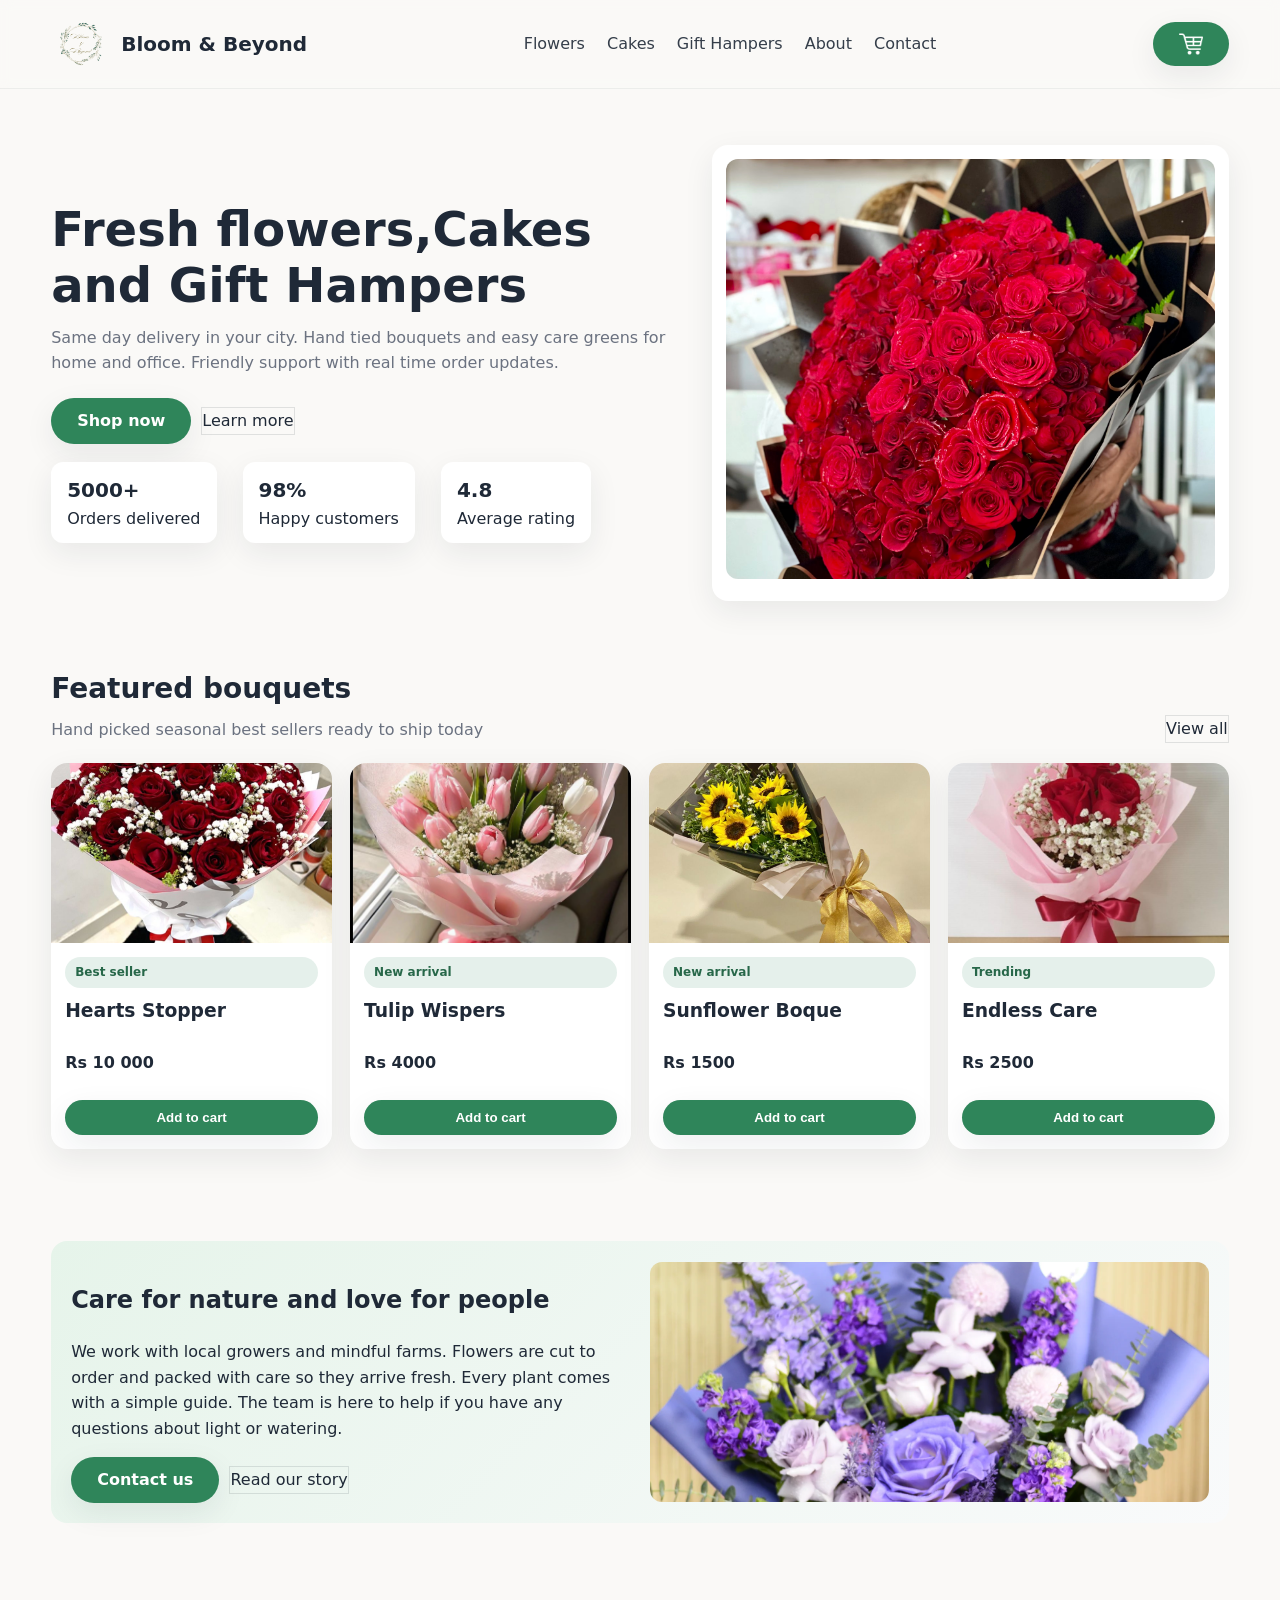
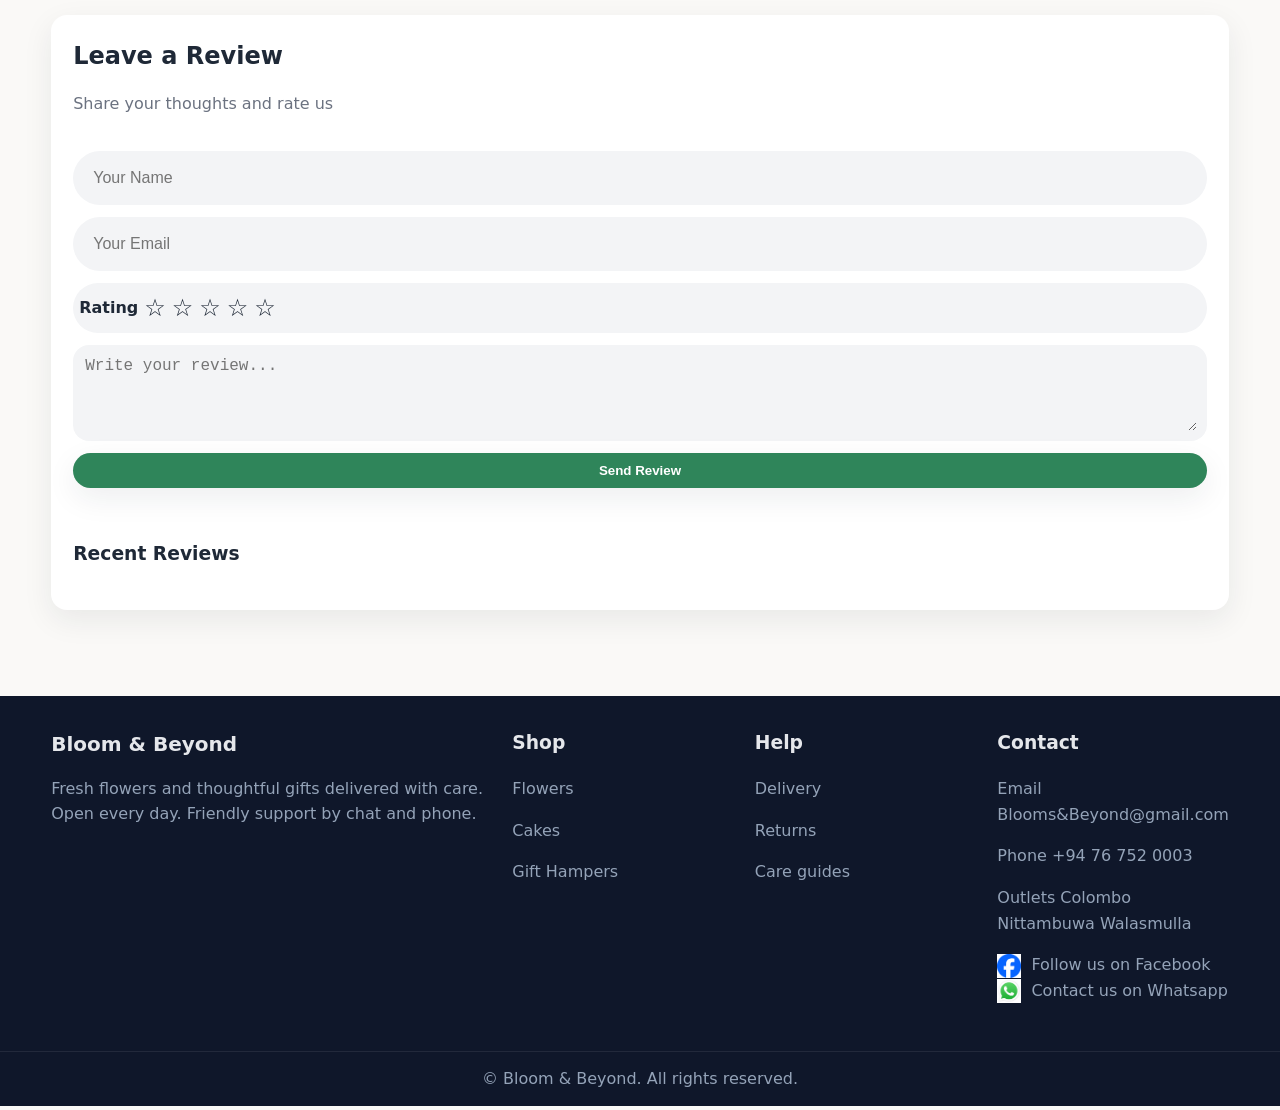
<file: index.html>
<!DOCTYPE html>
<html lang="en">
  <head>
    <meta charset="utf-8" />
    <meta name="viewport" content="width=device-width, initial-scale=1" />
    <title>Bloom & Beyond</title>
    <meta name="description" content="Flora Store main page with featured bouquets and indoor plants" />

    <link rel="stylesheet" href="index.css" />

  
  </head>
  <body>
   <header>
  <div class="container nav">
    <a class="brand" href="#">
      <img src="Images/Beige Elegant and Beauty Flower Store Logo.png" alt="New Logo" style="width: 60px; height: 60px; border-radius:50%" />
      <span>Bloom & Beyond</span>
    </a>
    <nav aria-label="Main Navigation">
      <ul>
        <li><a href="Flowers.html">Flowers</a></li>
        <li><a href="Cakes.html">Cakes</a></li>
        <li><a href="GiftHampers.html">Gift Hampers</a></li>
        <li><a href="AboutUs.html">About</a></li>
        <li><a href="Contact.html">Contact</a></li>
      </ul>
    </nav>
      <div class="actions">
    <a href="Cart.html" class="btn" id="cartBtn" aria-label="Open Cart" style="display:inline-flex;align-items:center;gap:8px">
    <img src="Images/shopping-cart-white-icon.png" alt="Cart" style="width:24px; height:24px;">
    </a>
   </div>
  
</header>


    <!-- Hero -->
    <div class="container hero">
      <div>
        <h1>Fresh flowers,Cakes and Gift Hampers</Canvas></h1>
        <p class="lead">Same day delivery in your city. Hand tied bouquets and easy care greens for home and office. Friendly support with real time order updates.</p>
        <div class="actions">
          <a class="btn" href="Flowers.html">Shop now</a>
          <a class="btn-ghost" href="AboutUs.html">Learn more</a>
        </div>
        <div class="stats">
          <div class="stat"><b>5000+</b><div>Orders delivered</div></div>
          <div class="stat"><b>98%</b><div>Happy customers</div></div>
          <div class="stat"><b>4.8</b><div>Average rating</div></div>
        </div>
      </div>
      <div class="hero-card">
        <img src="Images/Huge Red.avif" alt="Bright mixed bouquet in a glass vase" />
      </div>
    </div>

    <!-- Featured products -->
    <section id="featured" class="container">
      <div class="section-head">
        <div>
          <h2>Featured bouquets </h2>
          <p>Hand picked seasonal best sellers ready to ship today</p>
        </div>
        <a class="btn-ghost" href="Flowers.html">View all</a>
      </div>
      <div class="grid">
        <!-- Product 1 -->
        <article class="card" aria-label="Hearts Stopper">
          <img src="Images/Hearts Stopper.jpg" alt="Hearts Stopper" />
          <div class="body">
            <div class="pill">Best seller</div>
            <h3 style="margin:0">Hearts Stopper</h3>
            <p class="price">Rs 10 000</p>
            <button class="btn add-to-cart" data-name="Hearts Stopper" data-price="Rs 10 000">Add to cart</button>
          </div>
        </article>
        <!-- Product 2 -->
        <article class="card" aria-label="Tulip Wispers">
          <img src="Images/Tulip Wispers.jpg" alt="Tulip Wispers" />
          <div class="body">
            <div class="pill">New arrival</div>
            <h3 style="margin:0">Tulip Wispers</h3>
            <p class="price">Rs 4000</p>
            <button class="btn add-to-cart" data-name="Tulip Wispers" data-price="Rs 4000">Add to cart</button>
          </div>
        </article>
        <!-- Product 3 -->
        <article class="card" aria-label="Sunflower Boque">
          <img src="Images/Sunflower Boque.jpg" alt="Sunflower Boque" />
          <div class="body">
            <div class="pill">New arrival</div>
            <h3 style="margin:0">Sunflower Boque</h3>
            <p class="price">Rs 1500</p>
            <button class="btn add-to-cart" data-name="Sunflower Boque" data-price="Rs 1500">Add to cart</button>
          </div>
        </article>
        <!-- Product 4 -->
        <article class="card" aria-label="Endless Care">
          <img src="Images/Endless Care.jpg" alt="Endless Care" />
          <div class="body">
            <div class="pill">Trending</div>
            <h3 style="margin:0">Endless Care</h3>
            <p class="price">Rs 2500</p>
            <button class="btn add-to-cart" data-name="Endless Care" data-price="Rs 2500">Add to cart</button>
          </div>
        </article>
      </div>
    </section>

    <!-- About -->
    <section id="about" class="container">
      <div class="banner">
        <div>
          <h2>Care for nature and love for people</h2>
          <p>We work with local growers and mindful farms. Flowers are cut to order and packed with care so they arrive fresh. Every plant comes with a simple guide. The team is here to help if you have any questions about light or watering.</p>
          <div class="actions">
            <a class="btn" href="Contact.html">Contact us</a>
            <a class="btn-ghost" href="AboutUs.html">Read our story</a>
          </div>
        </div>
        <img src="Images/Purple Love.webp" alt="Florist arranging flowers at a wooden table" />
      </div>
    </section>

<!-- Review Form -->
<section class="container">
  <div class="newsletter" aria-label="Review form">
    <h2 style="margin:0 0 4px">Leave a Review</h2>
    <p class="lead">Share your thoughts and rate us</p>

    <form id="reviewForm" style="display:grid; gap:12px">
      <div class="field">
        <input id="name" type="text" placeholder="Your Name" aria-label="Name" required />
      </div>
      <div class="field">
        <input id="email" type="email" placeholder="Your Email" aria-label="Email" required />
      </div>
      <div class="field" style="display:flex; gap:6px; align-items:center;">
        <label for="rating" style="font-weight:600">Rating</label>
        <div id="starContainer" style="display:flex; gap:6px; cursor:pointer;">
          ★★★★★
        </div>
      </div>
      <div class="field" style="border-radius: var(--radius); padding: 10px; background:#f3f4f6">
        <textarea id="message" placeholder="Write your review..." aria-label="Review message" rows="4" style="width:100%; border:0; background:transparent; outline:none; font-size:16px" required></textarea>
      </div>
      <button class="btn" type="submit">Send Review</button>
    </form>

    <p id="reviewMsg" class="lead" style="display:none; color:var(--brand)">Thank you for your review</p>

    <!-- Display last 3 reviews -->
    <div id="reviewList" style="margin-top:20px; display:grid; gap:14px"></div>
  </div>
</section>

<script>
  const form = document.getElementById("reviewForm");
  const msg = document.getElementById("reviewMsg");
  const reviewList = document.getElementById("reviewList");
  const starContainer = document.getElementById("starContainer");

  let selectedRating = 0;

  // Create stars dynamically
  starContainer.innerHTML = "";
  for (let i = 1; i <= 5; i++) {
    const star = document.createElement("span");
    star.textContent = "☆";
    star.style.fontSize = "24px";
    star.dataset.value = i;
    star.addEventListener("click", () => {
      selectedRating = i;
      updateStars();
    });
    starContainer.appendChild(star);
  }

  function updateStars() {
    [...starContainer.children].forEach(star => {
      star.textContent = star.dataset.value <= selectedRating ? "★" : "☆";
      star.style.color = star.dataset.value <= selectedRating ? "#fbbf24" : "#9ca3af";
    });
  }

  function getReviews() {
    return JSON.parse(localStorage.getItem("reviews") || "[]");
  }

  function setReviews(list) {
    localStorage.setItem("reviews", JSON.stringify(list));
  }

  function renderReviews() {
    let reviews = getReviews();
    reviewList.innerHTML = "<h3>Recent Reviews</h3>";
    reviews.slice(-3).reverse().forEach(rv => {
      const card = document.createElement("div");
      card.style.background = "#fff";
      card.style.padding = "14px";
      card.style.borderRadius = "12px";
      card.style.boxShadow = "var(--shadow)";

      let stars = "★".repeat(rv.rating) + "☆".repeat(5 - rv.rating);

      card.innerHTML = `
        <div style="color:#fbbf24; font-size:18px">${stars}</div>
        <strong>${rv.name}</strong> <span style="color:var(--muted)">(${rv.email})</span><br>
        ${rv.message}
      `;
      reviewList.appendChild(card);
    });
  }

  form.addEventListener("submit", function(e) {
    e.preventDefault();
    if (selectedRating === 0) {
      alert("Please select a star rating");
      return;
    }
    let reviews = getReviews();
    reviews.push({
      name: document.getElementById("name").value,
      email: document.getElementById("email").value,
      message: document.getElementById("message").value,
      rating: selectedRating
    });
    setReviews(reviews);
    msg.style.display = "block";
    form.reset();
    selectedRating = 0;
    updateStars();
    renderReviews();
  });

  renderReviews();
</script>



    <!-- Footer -->
    <footer id="contact">
      <div class="container foot">
        <div>
          <div class="brand" style="margin-bottom:10px">
            <span>Bloom & Beyond</span>
          </div>
          <p>Fresh flowers and thoughtful gifts delivered with care. Open every day. Friendly support by chat and phone.</p>
        </div>
        <div>
          <h3>Shop</h3>
          <p><a href="Flowers.html">Flowers</a></p>
          <p><a href="Cakes.html">Cakes</a></p>
          <p><a href="GiftHampers.html">Gift Hampers</a></p>
        </div>
        <div>
          <h3>Help</h3>
          <p><a href="#">Delivery</a></p>
          <p><a href="#">Returns</a></p>
          <p><a href="#">Care guides</a></p>
        </div>
        <div>
          <h3>Contact</h3>
          <p>Email Blooms&Beyond@gmail.com</p>
          <p>Phone +94 76 752 0003</p>
          <p>Outlets Colombo Nittambuwa Walasmulla</p>
           <p>
    <a href="https://www.facebook.com/share/1Cey5RAaYL/?mibextid=wwXIfr" target="_blank" aria-label="Facebook">
      <img src="Images/facebook-icon.png" alt="Facebook" style="width:24px; height:24px; vertical-align:middle; margin-right:5px;">
      Follow us on Facebook
    </a>
    <a href="https://wa.me/+94767520003" target="_blank" aria-label="Whatsapp">
      <img src="Images/Whatsapp logo.jpeg" alt="Facebook" style="width:24px; height:24px; vertical-align:middle; margin-right:5px;">
      Contact us on Whatsapp
    </a>

  </p>
        </div>
      </div>
     
</div>
      <div class="copyright">
        © <span id="year"></span> Bloom & Beyond. All rights reserved.
      </div>
    </footer>

    <script>
      // Simple cart demo
      const cart = [];
      function cleanPrice(p) {
        if (typeof p === 'number') return p;
        if (!p) return 0;
        const cleaned = String(p).replace(/[^0-9.]/g, '');
        return cleaned ? Number(cleaned) : 0;
      }

      function renderCart() {
        alert(cart.length ? cart.map(i => `${i.name} x${i.qty} Rs ${i.price}`).join('\n') : 'Your cart is empty');
      }
      document.querySelectorAll('.add-to-cart').forEach(btn => {
        btn.addEventListener('click', () => {
          const name = btn.dataset.name;
          const price = cleanPrice(btn.dataset.price);
          const item = cart.find(i => i.name === name);
          if (item) { item.qty += 1; } else { cart.push({ name, price, qty: 1 }); }
          btn.textContent = 'Added';
          setTimeout(() => btn.textContent = 'Add to cart', 1000);
        });
      });
      document.getElementById('cartBtn').addEventListener('click', renderCart);

      // Fake search
      document.getElementById('searchBtn').addEventListener('click', () => {
        const q = prompt('Type a flower or plant');
        if (q) alert(`Showing results for ${q}`);
      });

      // Newsletter
      document.getElementById('subscribeBtn').addEventListener('click', () => {
        const email = document.getElementById('email').value.trim();
        const msg = document.getElementById('subMsg');
        if (/^[^\s@]+@[^\s@]+\.[^\s@]+$/.test(email)) {
          msg.style.display = 'block';
        } else {
          alert('Please enter a valid email');
        }
      });

      // Year
      document.getElementById('year').textContent = new Date().getFullYear();
    </script>
  </body>
</html>
</file>
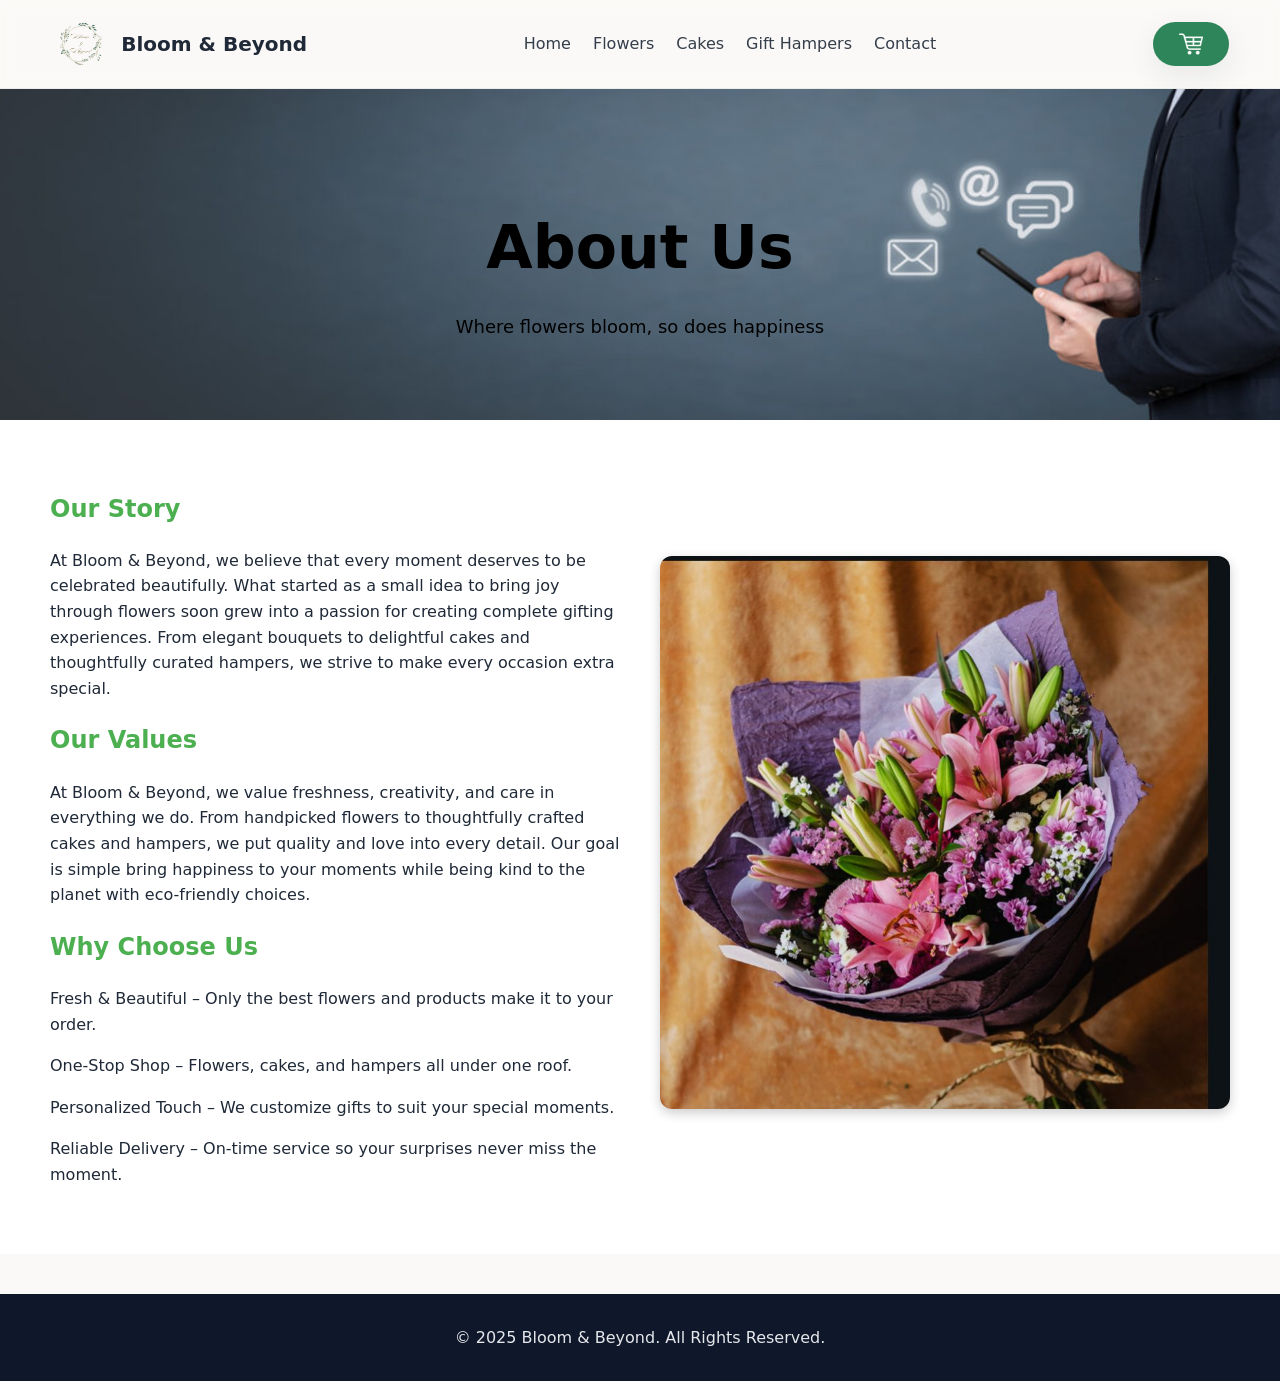
<file: AboutUs.html>
<!DOCTYPE html>
<html lang="en">
  <head>
    <meta charset="utf-8" />
    <meta name="viewport" content="width=device-width, initial-scale=1" />
    <title>Bloom & Beyond</title>
    <link rel="stylesheet" href="AboutUs.css"/>
    <link rel="stylesheet" href="index.css"/>
  </head>
  <body>
    <!-- Header -->
    <header>
  <div class="container nav">
    <a class="brand" href="#">
      <img src="Images/Beige Elegant and Beauty Flower Store Logo.png" alt="New Logo" class="logo" />
      <span>Bloom & Beyond</span>
    </a>
    <nav aria-label="Main Navigation">
      <ul>
        <li><a href="index.html">Home</a></li>
        <li><a href="Flowers.html">Flowers</a></li>
        <li><a href="Cakes.html">Cakes</a></li>
        <li><a href="GiftHampers.html">Gift Hampers</a></li>
        <li><a href="Contact.html">Contact</a></li>
      </ul>
    </nav>
      <div class="actions">
    <a href="Cart.html" class="btn" id="cartBtn" aria-label="Open Cart" style="display:inline-flex;align-items:center;gap:8px">
    <img src="Images/shopping-cart-white-icon.png" alt="Cart" style="width:24px; height:24px;">
    </a>
</header>

  <section class="about-banner">
    <h1>About Us</h1>
    <p>Where flowers bloom, so does happiness</p>
  </section>

  <section class="about-content">
    <div class="about-text">
      <h2>Our Story</h2>
      <p>
        At Bloom & Beyond, we believe that every moment deserves to be celebrated beautifully. 
        What started as a small idea to bring joy through flowers soon grew into a passion for creating complete gifting experiences. 
        From elegant bouquets to delightful cakes and thoughtfully curated hampers, we strive to make every occasion extra special.
      </p>

      <h2>Our Values</h2>
      <p>
        At Bloom & Beyond, we value freshness, creativity, and care in everything we do. 
        From handpicked flowers to thoughtfully crafted cakes and hampers, we put quality and love into every detail. 
        Our goal is simple bring happiness to your moments while being kind to the planet with eco-friendly choices.
      </p>

      <h2>Why Choose Us</h2>
      <p>
         Fresh & Beautiful – Only the best flowers and products make it to your order.</p>
      <p>One-Stop Shop – Flowers, cakes, and hampers all under one roof.</p>
      <p>Personalized Touch – We customize gifts to suit your special moments.</p>
      <p>Reliable Delivery – On-time service so your surprises never miss the moment.</p>
      </p>
    </div>
    <div class="about-image">
      <img src="Images/Lavander Skies.jpg" alt="Beautiful flower arrangement">
    </div>
  </section>

  <footer>
    <p>&copy; 2025 Bloom & Beyond. All Rights Reserved.</p>
  </footer>
</body>
</html>
</file>
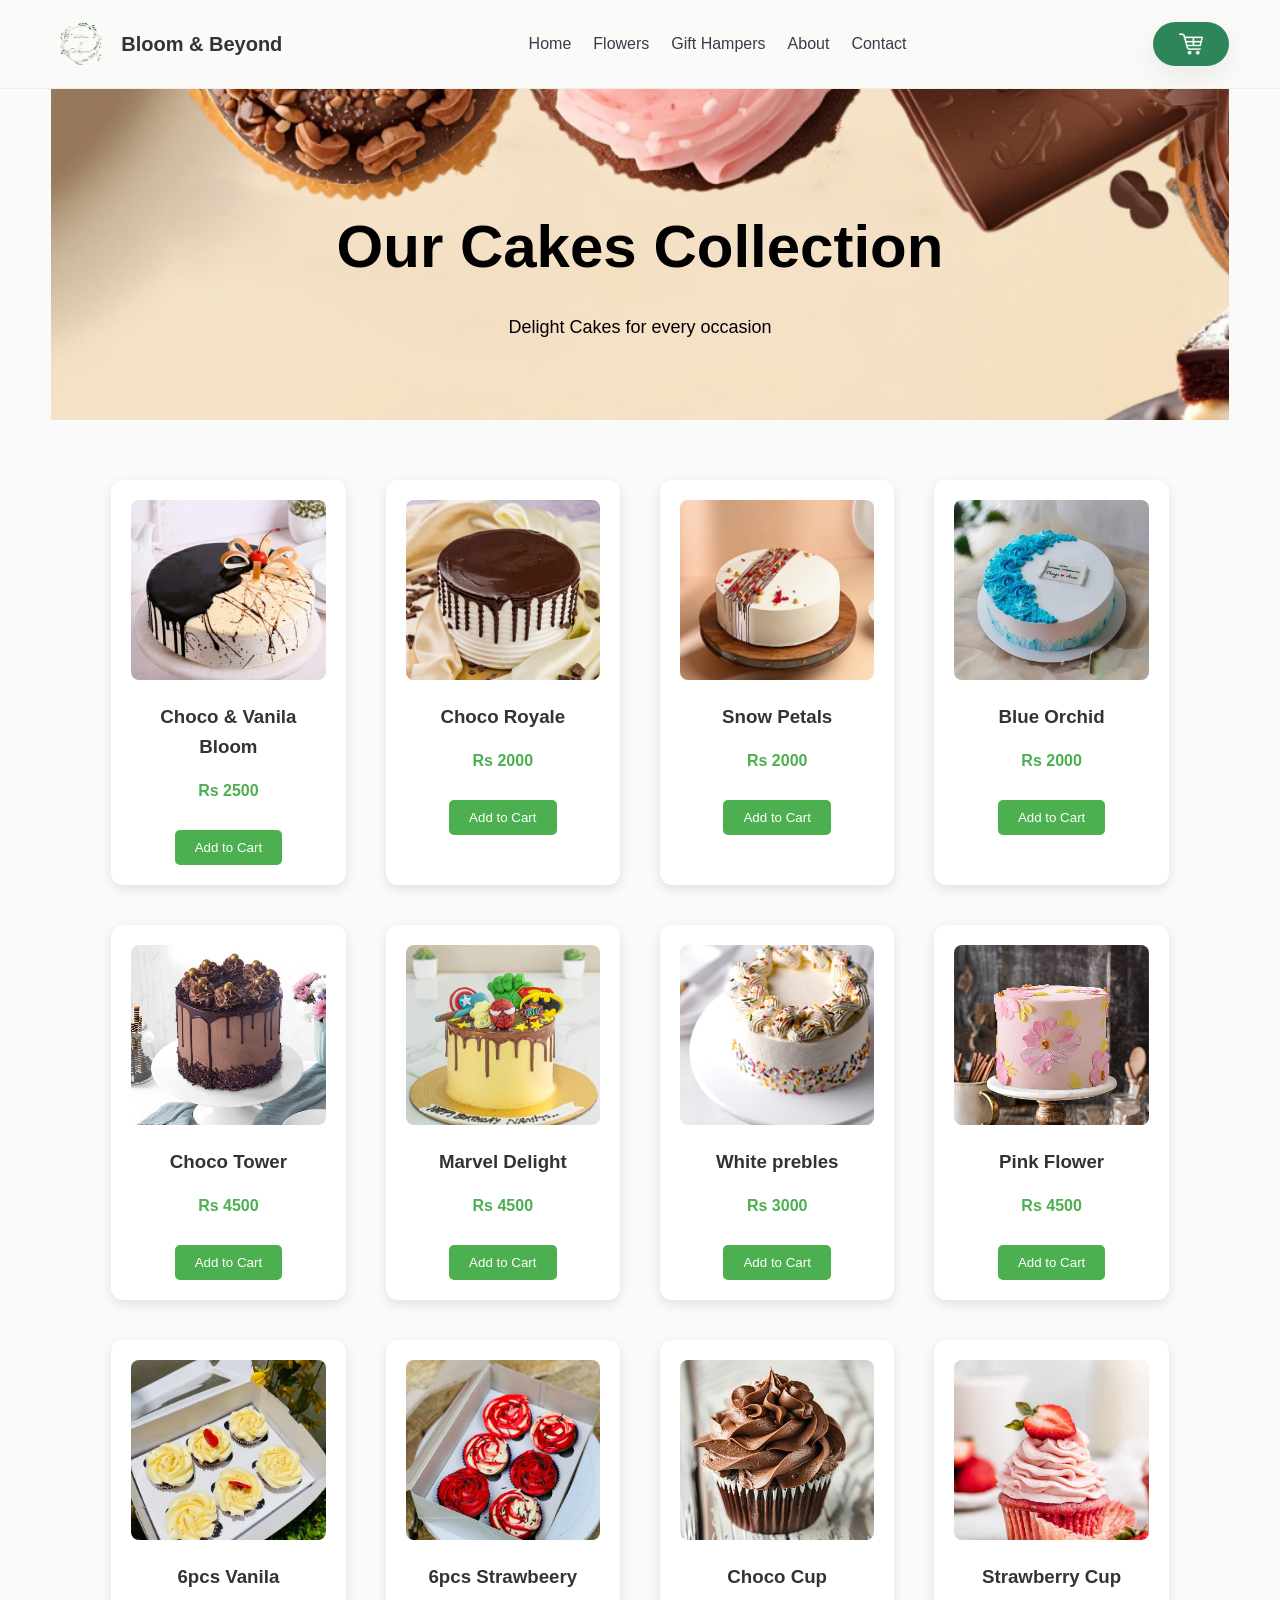
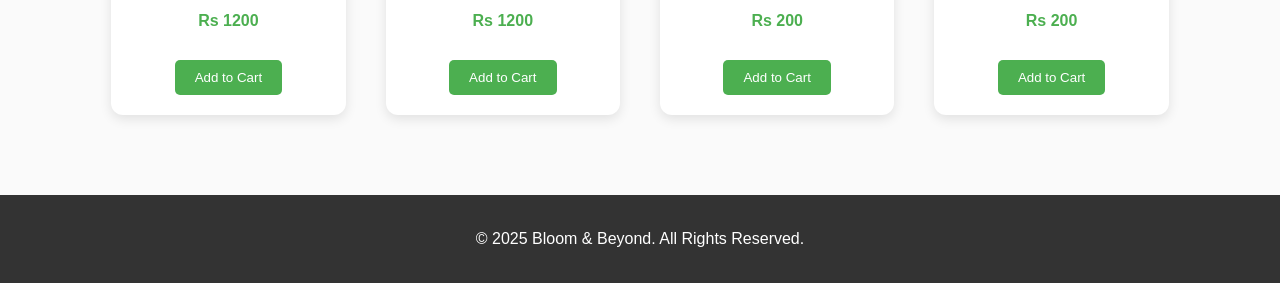
<file: Cakes.html>
<!DOCTYPE html>
<html lang="en">
<head>
  <meta charset="UTF-8">
  <meta name="viewport" content="width=device-width, initial-scale=1.0">
  <title>Bloom & Beyond | Cakes</title>
  <link rel="stylesheet" href="index.css">
  <link rel="stylesheet" href="Cakes.css">
</head>
<body>
    <!-- Header -->
    <!-- Header -->
    <header>
      <div class="container nav">
        <a class="brand" href="#">
          <img src="Images/Beige Elegant and Beauty Flower Store Logo.png" alt="New Logo" style="width: 60px; height: 60px; border-radius:50%" />
          <span>Bloom & Beyond</span>
        </a>
        <nav aria-label="Main Navigation">
          <ul>
            <li><a href="index.html">Home</a></li>
            <li><a href="Flowers.html">Flowers</a></li>
            <li><a href="GiftHampers.html">Gift Hampers</a></li>
            <li><a href="AboutUs.html">About</a></li>
            <li><a href="Contact.html">Contact</a></li>
          </ul>
        </nav>
         <div class="actions">
    <a href="Cart.html" class="btn" id="cartBtn" aria-label="Open Cart" style="display:inline-flex;align-items:center;gap:8px">
    <img src="Images/shopping-cart-white-icon.png" alt="Cart" style="width:24px; height:24px;">
    </a>
       </div>
    </header>
 <section class="shop-banner container">
    <h1>Our Cakes Collection</h1>
    <p>Delight Cakes for every occasion</p>
  </section>

  <section class="product-grid container">
    <div class="product-card">
      <img src="Images/2 cake.jpg" alt="Choco & Vanila Bloom">
      <h3>Choco & Vanila Bloom</h3>
      <p>Rs 2500</p>
      <button class="add-to-cart" data-name="Choco & Vanila Bloom" data-price="Rs 2500">Add to Cart</button>
    </div>
    <div class="product-card">
      <img src="Images/Chocolate Delight.jpg" alt="Choco Royale">
      <h3>Choco Royale</h3>
      <p>Rs 2000</p>
      <button class="add-to-cart" data-name="Choco Royale" data-price="Rs 2000">Add to Cart</button>
    </div>
    <div class="product-card">
      <img src="Images/WhatsApp Image 2025-08-31 at 22.31.15_52cf5a19.jpg" alt="Snow Petals">
      <h3>Snow Petals</h3>
      <p>Rs 2000</p>
      <button class="add-to-cart" data-name="Snow Petals" data-price="Rs 2000">Add to Cart</button>
    </div>
    <div class="product-card">
      <img src="Images/WhatsApp Image 2025-08-31 at 22.45.27_c7b5a87e.jpg" alt="Blue Orchid">
      <h3>Blue Orchid</h3>
      <p>Rs 2000</p>
      <button class="add-to-cart" data-name="Blue Orchid" data-price="Rs 2000">Add to Cart</button>
    </div>
    <div class="product-card">
      <img src="Images/WhatsApp Image 2025-08-31 at 22.45.27_d5cb1275.jpg" alt="Choco Tower">
      <h3>Choco Tower</h3>
      <p>Rs 4500</p>
      <button class="add-to-cart" data-name="Choco Tower" data-price="Rs 4500">Add to Cart</button>
    </div>
    <div class="product-card">
      <img src="Images/WhatsApp Image 2025-08-31 at 22.45.26_0d5de262.jpg" alt="Marvel Delight">
      <h3>Marvel Delight</h3>
      <p>Rs 4500</p>
      <button class="add-to-cart" data-name="Marvel Delight" data-price="Rs 4500">Add to Cart</button>
    </div>
    <div class="product-card">
      <img src="Images/IMG-20250831-WA0093.jpg" alt="White prebles">
      <h3>White prebles</h3>
      <p>Rs 3000</p>
      <button class="add-to-cart" data-name="White prebles" data-price="Rs 3000">Add to Cart</button>
    </div>
    <div class="product-card">
      <img src="Images/Pink Flower.jpg" alt="Pink Flower">
      <h3>Pink Flower</h3>
      <p>Rs 4500</p>
      <button class="add-to-cart" data-name="Pink Flower" data-price="Rs 4500">Add to Cart</button>
    </div>
    <div class="product-card">
      <img src="Images/6pcs Oreo.jpg" alt="6pcs Vanila">
      <h3>6pcs Vanila</h3>
      <p>Rs 1200</p>
      <button class="add-to-cart" data-name="6pcs Vanila" data-price="Rs 1200">Add to Cart</button>
    </div>
    <div class="product-card">
      <img src="Images/6pcs Strawberry.jpg" alt="6pcs Strawbeery">
      <h3>6pcs Strawbeery</h3>
      <p>Rs 1200</p>
      <button class="add-to-cart" data-name="6pcs Strawbeery" data-price="Rs 1200">Add to Cart</button>
    </div>
    <div class="product-card">
      <img src="Images/coco cup.jpg" alt="Choco Cup">
      <h3>Choco Cup</h3>
      <p>Rs 200</p>
      <button class="add-to-cart" data-name="Choco Cup" data-price="Rs 200">Add to Cart</button>
    </div>
    <div class="product-card">
      <img src="Images/WhatsApp Image 2025-08-31 at 22.49.59_00589f2b.jpg" alt="Strawberry Cup">
      <h3>Strawberry Cup</h3>
      <p>Rs 200</p>
      <button class="add-to-cart" data-name="Strawberry Cup" data-price="Rs 200">Add to Cart</button>
    </div>
  </section>

  <footer>
    <p>&copy; 2025 Bloom & Beyond. All Rights Reserved.</p>
  </footer>
  <script>
  // Debug: log number of product cards found
  console.log('Cakes - product cards:', document.querySelectorAll('.product-card').length);
    // Cart logic using localStorage
    function getCart() {
      return JSON.parse(localStorage.getItem('cart') || '[]');
    }
    function setCart(cart) {
      localStorage.setItem('cart', JSON.stringify(cart));
    }
    function cleanPrice(p) {
      if (typeof p === 'number') return p;
      if (!p) return 0;
      const cleaned = String(p).replace(/[^0-9.]/g, '');
      return cleaned ? Number(cleaned) : 0;
    }

    function addToCart(name, price) {
      let cart = getCart();
      const numericPrice = cleanPrice(price);
      const idx = cart.findIndex(item => item.name === name);
      if (idx > -1) {
        cart[idx].quantity += 1;
      } else {
        cart.push({ name, price: numericPrice, quantity: 1 });
      }
      setCart(cart);
      alert('Added to cart!');
    }
    document.querySelectorAll('.add-to-cart').forEach(btn => {
      btn.addEventListener('click', function() {
        addToCart(this.dataset.name, this.dataset.price);
      });
    });
  </script>
  </body>
</html>
</file>
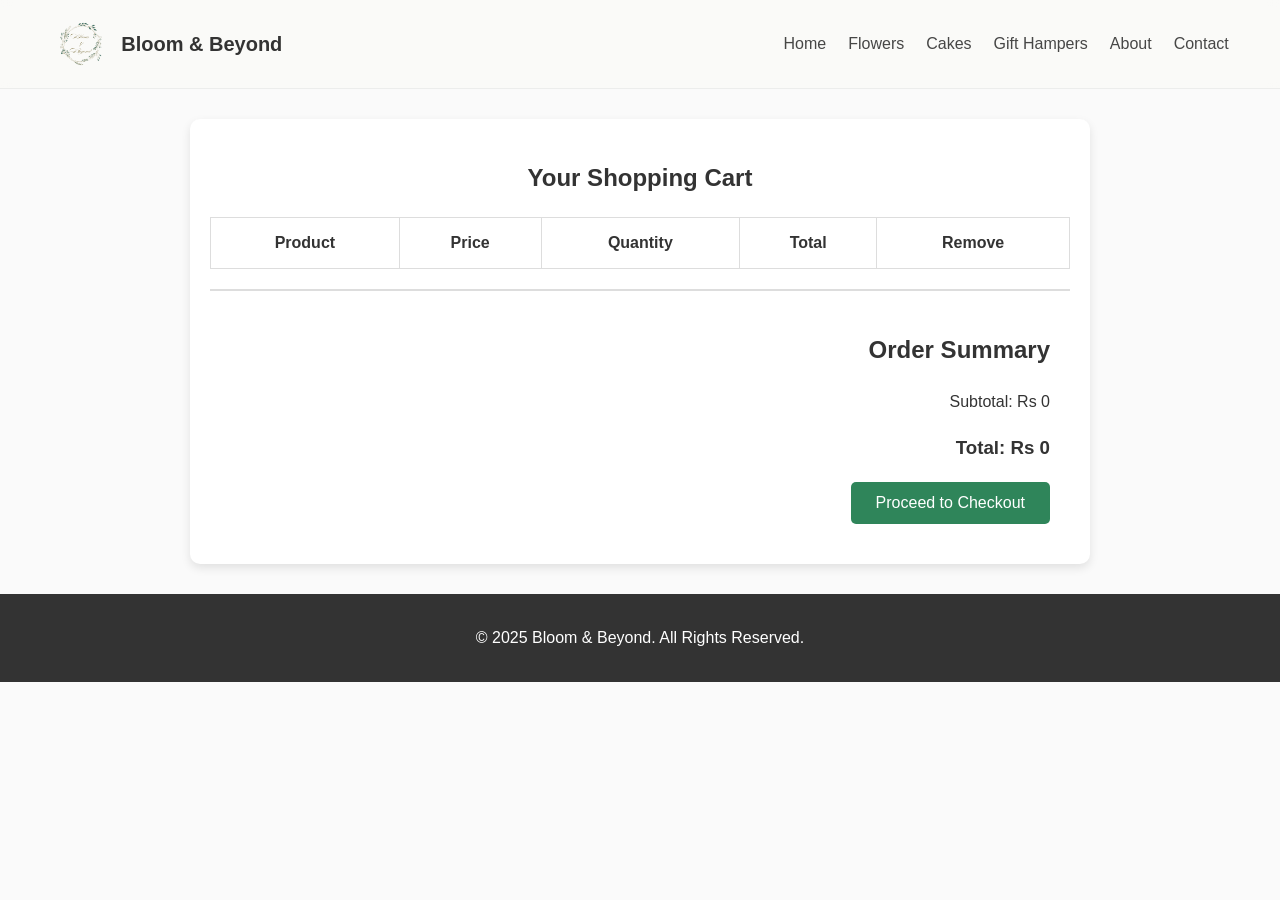
<file: Cart.html>
<!DOCTYPE html>
<html lang="en">
<head>
  <meta charset="UTF-8">
  <meta name="viewport" content="width=device-width, initial-scale=1.0">
  <title>Bloom & Beyond | Cart</title>
  <link rel="stylesheet" href="index.css">
  <link rel="stylesheet" href="Cart.css">
</head>
<body>
  <!-- Header -->
  <header>
    <div class="container nav">
      <a class="brand" href="Main.html">
        <img src="Images/Beige Elegant and Beauty Flower Store Logo.png" alt="New Logo" class="logo"/>
        <span>Bloom & Beyond</span>
      </a>
      <nav aria-label="Main Navigation">
        <ul>
          <li><a href="index.html">Home</a></li>
          <li><a href="Flowers.html">Flowers</a></li>
          <li><a href="Cakes.html">Cakes</a></li>
          <li><a href="GiftHampers.html">Gift Hampers</a></li>
          <li><a href="AboutUs.html">About</a></li>
          <li><a href="Contact.html">Contact</a></li>
        </ul>
      </nav>
  </header>

  <!-- Cart Section -->
  <section class="cart-container">
    <h1>Your Shopping Cart</h1>
    <table class="cart-table">
      <thead>
        <tr>
          <th>Product</th>
          <th>Price</th>
          <th>Quantity</th>
          <th>Total</th>
          <th>Remove</th>
        </tr>
      </thead>
      <tbody id="cart-items">
        <!-- Items will be added here dynamically -->
      </tbody>
    </table>

    <div class="cart-summary">
      <h2>Order Summary</h2>
      <p>Subtotal: Rs <span id="subtotal">0</span></p>
      <h3>Total: Rs <span id="total">0</span></h3>
      <button class="checkout-btn">Proceed to Checkout</button>
    </div>
  </section>

  <footer>
    <p>&copy; 2025 Bloom & Beyond. All Rights Reserved.</p>
  </footer>

  <script>
    // Use localStorage for cart
    function getCart() {
      return JSON.parse(localStorage.getItem('cart') || '[]');
    }

    function setCart(cart) {
      localStorage.setItem('cart', JSON.stringify(cart));
    }

    function renderCart() {
  const cart = getCart();
  const cartItems = document.getElementById('cart-items');
  const subtotalEl = document.getElementById('subtotal');
  const totalEl = document.getElementById('total');
  const cartCount = document.getElementById('cart-count');
  const delivery = 0; // removed delivery fee per request

      cartItems.innerHTML = '';
      let subtotal = 0;

      // Helper to safely parse price values and format numbers
      const parsePrice = (p) => {
        if (typeof p === 'number' && Number.isFinite(p)) return p;
        if (typeof p === 'string') {
          const cleaned = p.replace(/[^0-9.]/g, '');
          const num = cleaned ? Number(cleaned) : 0;
          return Number.isFinite(num) ? num : 0;
        }
        return 0;
      };

  const fmt = (n) => Number.isFinite(n) ? n.toLocaleString(undefined, { minimumFractionDigits: 0, maximumFractionDigits: 2 }) : '0';

  // Debug output to help diagnose missing prices
  console.debug('renderCart: raw cart', cart);

      cart.forEach((item, index) => {
        const priceNum = parsePrice(item.price);
        const qtyNum = Number(item.quantity) || 0;
        const totalPrice = priceNum * qtyNum;
        subtotal += totalPrice;

        console.debug(`item[${index}] raw price:`, item.price, 'parsed:', priceNum, 'qty:', qtyNum, 'total:', totalPrice);

        const row = document.createElement('tr');
        row.innerHTML = `
          <td>${item.name}</td>
          <td>Rs ${fmt(priceNum || 0)}</td>
          <td>
            <button class="quantity-btn decrease" data-index="${index}">-</button>
            <span>${item.quantity}</span>
            <button class="quantity-btn increase" data-index="${index}">+</button>
          </td>
          <td>Rs ${fmt(totalPrice || 0)}</td>
          <td><button class="remove-btn" data-index="${index}">X</button></td>
        `;
        cartItems.appendChild(row);
      });

      subtotalEl.textContent = fmt(subtotal);
      totalEl.textContent = fmt(subtotal + delivery);
      // cart-count may not exist on this page's header; guard its usage so the script doesn't throw
      if (cartCount) {
        cartCount.textContent = cart.reduce((acc, item) => acc + item.quantity, 0);
      }

      // Attach event listeners using delegation so buttons added dynamically work
      const cartBody = document.getElementById('cart-items');
      cartBody.onclick = (e) => {
        const btn = e.target.closest('button');
        if (!btn) return;
        const idx = btn.dataset.index;
        if (btn.classList.contains('increase')) {
          cart[idx].quantity++;
          setCart(cart);
          renderCart();
        } else if (btn.classList.contains('decrease')) {
          if (cart[idx].quantity > 1) {
            cart[idx].quantity--;
          } else {
            cart.splice(idx, 1);
          }
          setCart(cart);
          renderCart();
        } else if (btn.classList.contains('remove-btn')) {
          cart.splice(idx, 1);
          setCart(cart);
          renderCart();
        }
      };
    }

    renderCart();
  </script>
</body>
</html>
</file>
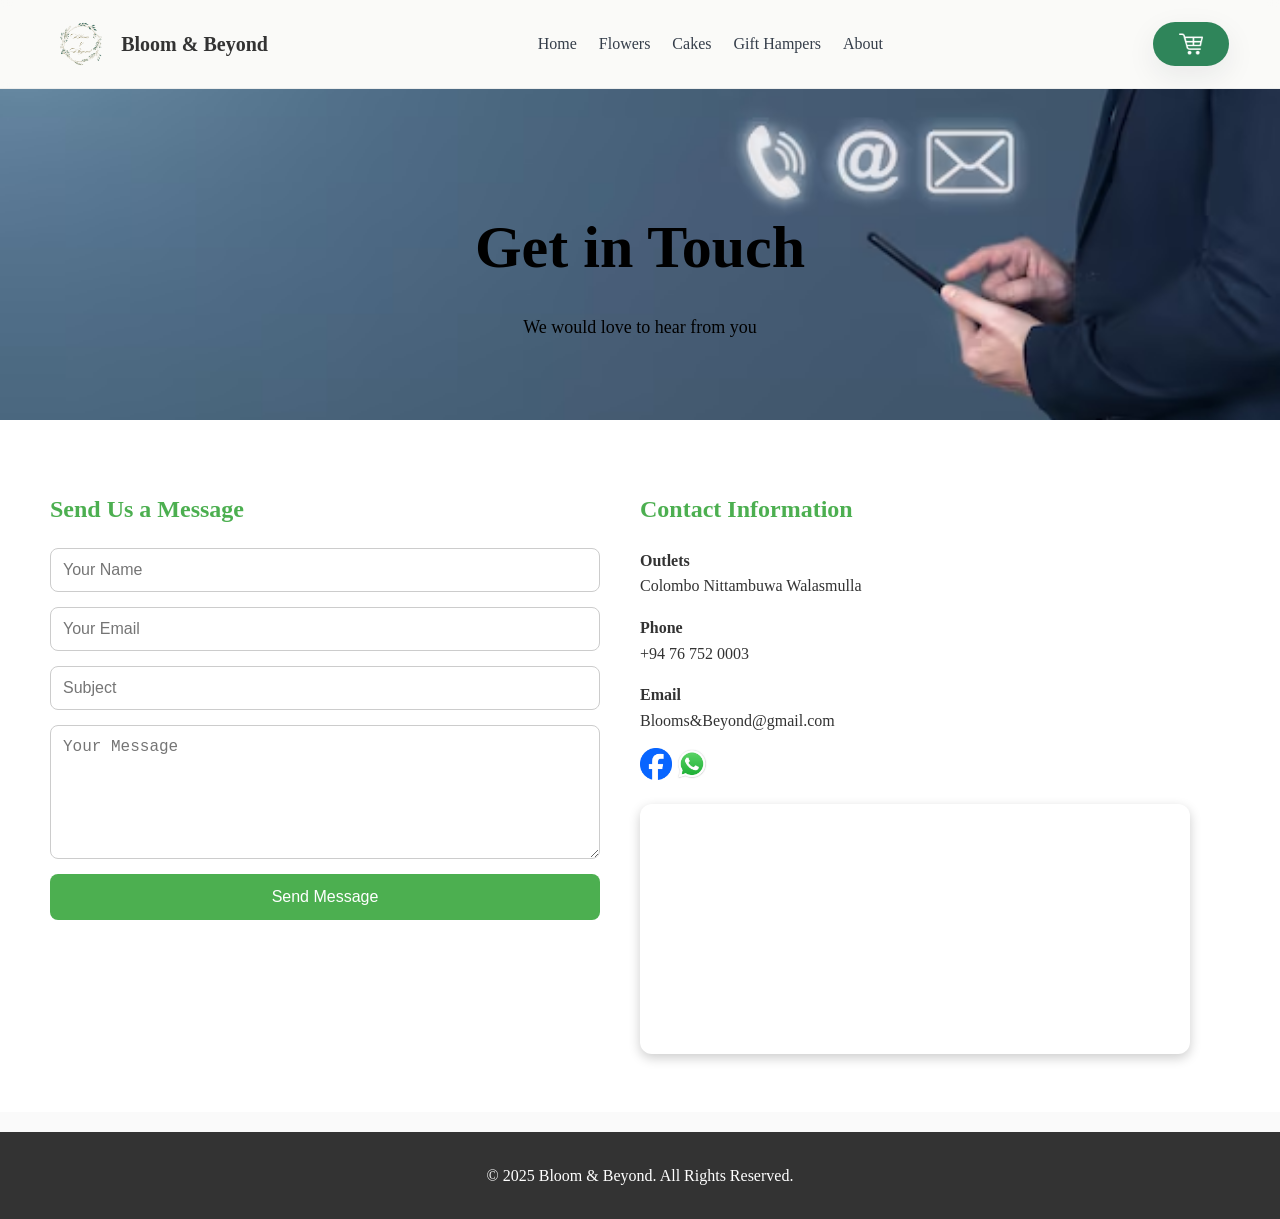
<file: Contact.html>
<!DOCTYPE html>
<html lang="en">
<head>
  <meta charset="UTF-8">
  <meta name="viewport" content="width=device-width, initial-scale=1.0">
  <title>Bloom & Beyond | Contact Us</title>
  <link rel="stylesheet" href="index.css">
  <link rel="stylesheet" href="Contact.css">
</head>
<body>
 <!-- Header -->
    <header>
  <div class="container nav">
    <a class="brand" href="#">
      <img src="Images/Beige Elegant and Beauty Flower Store Logo.png" alt="New Logo" class="logo" />
      <span>Bloom & Beyond</span>
    </a>
    <nav aria-label="Main Navigation">
      <ul>
        <li><a href="index.html">Home</a></li>
        <li><a href="Flowers.html">Flowers</a></li>
        <li><a href="Cakes.html">Cakes</a></li>
        <li><a href="GiftHampers.html">Gift Hampers</a></li>
        <li><a href="AboutUs.html">About</a></li>
      </ul>
    </nav>
       <div class="actions">
    <a href="Cart.html" class="btn" id="cartBtn" aria-label="Open Cart" style="display:inline-flex;align-items:center;gap:8px">
    <img src="Images/shopping-cart-white-icon.png" alt="Cart" style="width:24px; height:24px;">
    </a>
       </div>
</header>

  <section class="contact-banner">
    <h1>Get in Touch</h1>
    <p>We would love to hear from you</p>
  </section>

  <section class="contact-content">
    <div class="contact-form">
      <h2>Send Us a Message</h2>
      <form>
        <input type="text" placeholder="Your Name" required>
        <input type="email" placeholder="Your Email" required>
        <input type="text" placeholder="Subject" required>
        <textarea placeholder="Your Message" rows="6" required></textarea>
        <button type="submit">Send Message</button>
      </form>
    </div>
    <div class="contact-info">
      <h2>Contact Information</h2>
      <p><strong>Outlets</strong><br>Colombo Nittambuwa Walasmulla</p>
      <p><strong>Phone</strong><br>+94 76 752 0003</p>
      <p><strong>Email</strong><br>Blooms&Beyond@gmail.com</p>

      <div class="social-links">
  <a href="https://www.facebook.com/share/1Cey5RAaYL/?mibextid=wwXIfr" target="_blank" aria-label="Facebook">
    <img src="Images/facebook-icon.png" alt="Facebook" style="width:32px; height:32px;">
  </a>
  <a href="https://wa.me/+94767520003" target="_blank" aria-label="Whatsapp">
    <img src="Images/Whatsapp logo.jpeg" alt="Whatsapp" style="width:32px; height:32px;">
</div>
<P></P>
<P></P>
      <div class="map">
        <iframe 
          src="https://www.google.com/maps/embed?pb=!1m18!1m12!1m3!1d63358.65467949001!2d79.8150059!3d6.9270786!2m3!1f0!2f0!3f0!3m2!1i1024!2i768!4f13.1!3m3!1m2!1s0x3ae2593c9c987a2d%3A0x400c0c0c0c0c0c0!2sColombo!5e0!3m2!1sen!2slk!4v1700000000000!5m2!1sen!2slk" 
          width="100%" height="250" style="border:0;" allowfullscreen="" loading="lazy"></iframe>
      </div>
    </div>
  </section>

  <footer>
    <p>&copy; 2025 Bloom & Beyond. All Rights Reserved.</p>
  </footer>
</body>
</html>
</file>
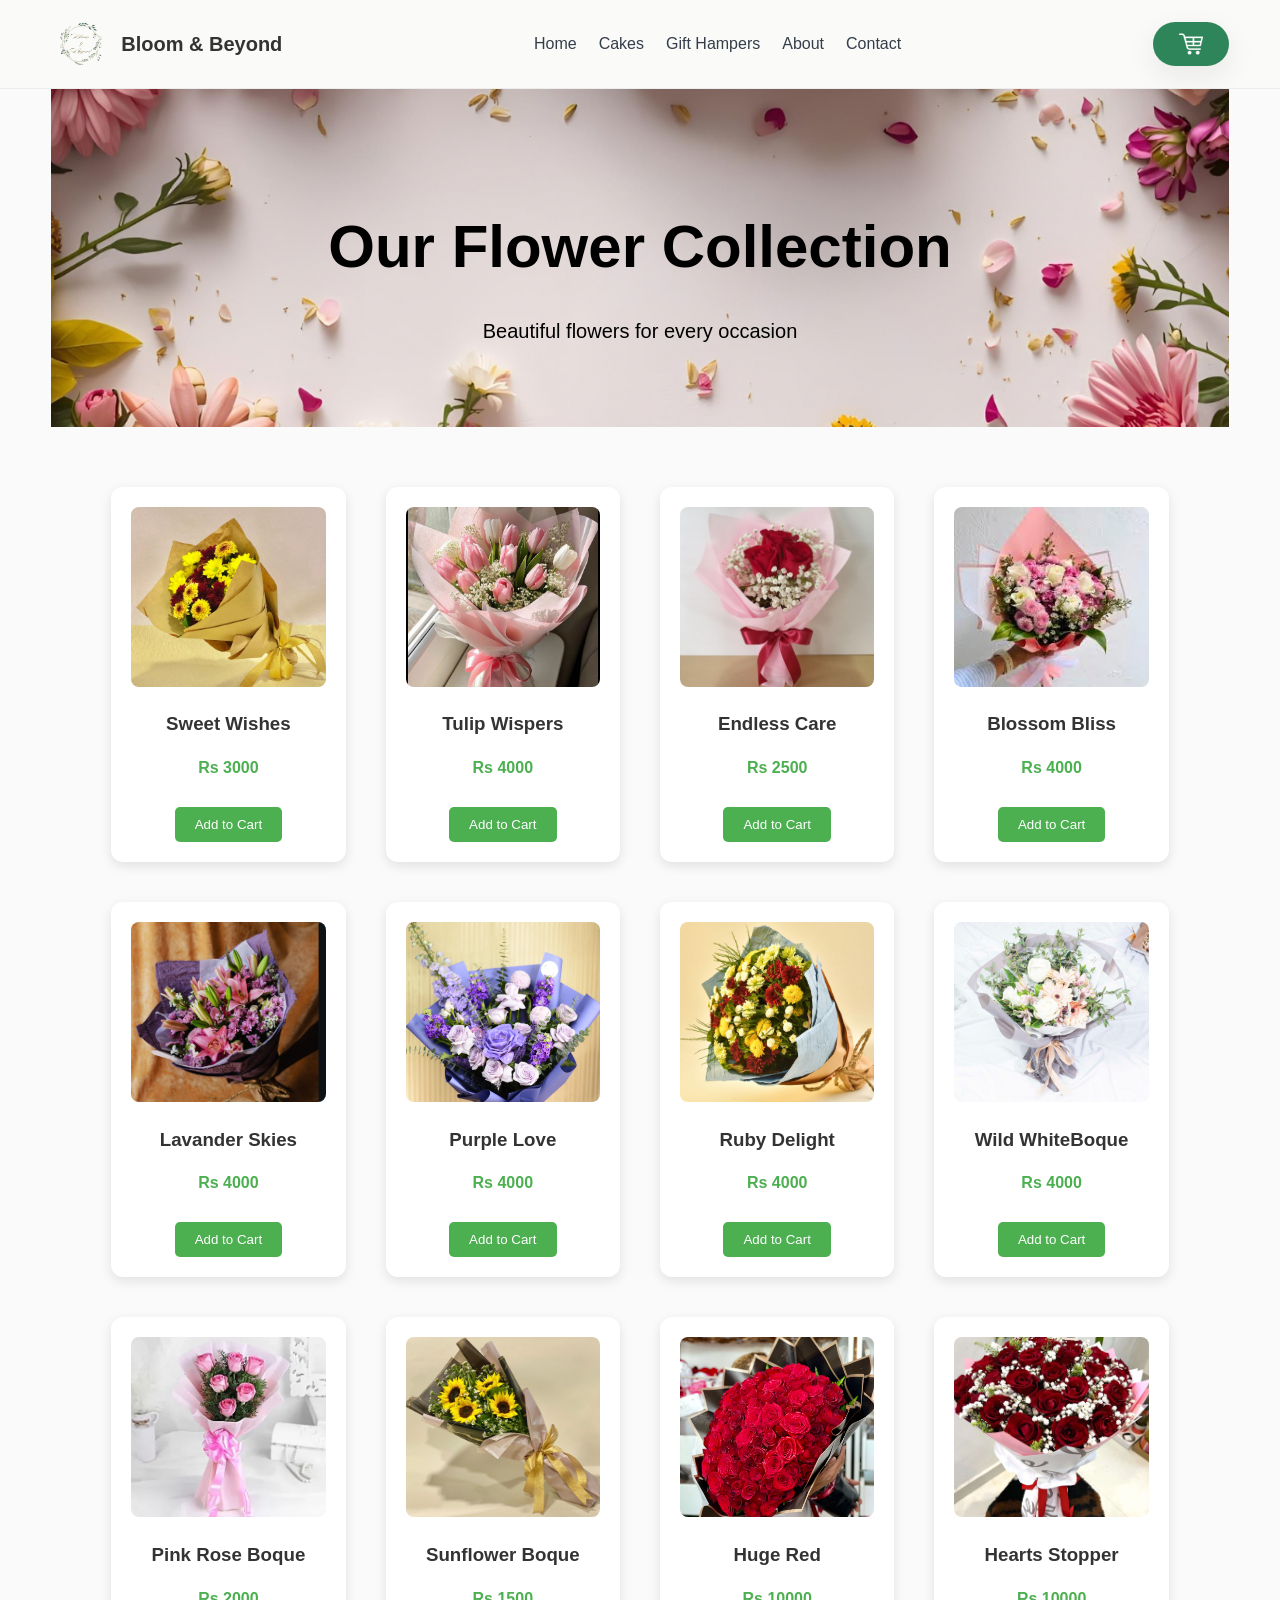
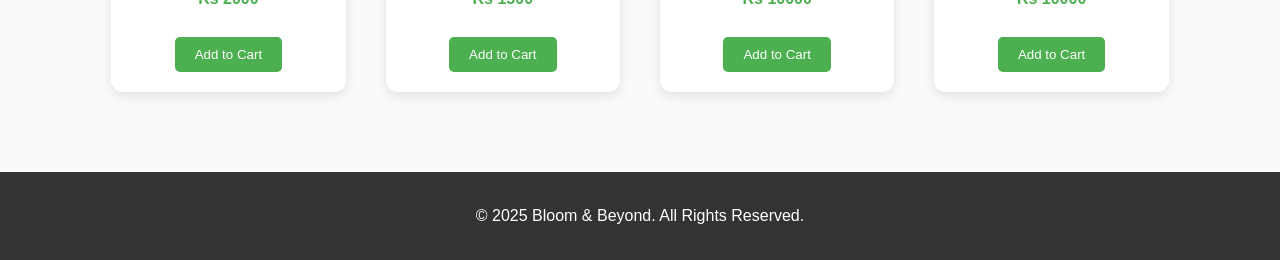
<file: Flowers.html>
<!DOCTYPE html>
<html lang="en">
<head>
  <meta charset="UTF-8">
  <meta name="viewport" content="width=device-width, initial-scale=1.0">
  <title>Bloom & Beyond | Flowers</title>
  <link rel="stylesheet" href="index.css">
  <link rel="stylesheet" href="Flowers.css">
</head>
<body>
    <!-- Header -->
    <header>
      <div class="container nav">
        <a class="brand" href="#">
          <img src="Images/Beige Elegant and Beauty Flower Store Logo.png" alt="New Logo" style="width: 60px; height: 60px; border-radius:50%" />
          <span>Bloom & Beyond</span>
        </a>
        <nav aria-label="Main Navigation">
          <ul>
            <li><a href="index.html">Home</a></li>
            <li><a href="Cakes.html">Cakes</a></li>
            <li><a href="GiftHampers.html">Gift Hampers</a></li>
            <li><a href="AboutUs.html">About</a></li>
            <li><a href="Contact.html">Contact</a></li>
          </ul>
        </nav>
           <div class="actions">
    <a href="Cart.html" class="btn" id="cartBtn" aria-label="Open Cart" style="display:inline-flex;align-items:center;gap:8px">
    <img src="Images/shopping-cart-white-icon.png" alt="Cart" style="width:24px; height:24px;">
    </a>
       </div>
    </header>

  <section class="shop-banner container">
    <h1>Our Flower Collection</h1>
    <p>Beautiful flowers for every occasion</p>
  </section>

  <section class="product-grid container">
    <div class="product-card">
      <img src="Images/Sweet Wishes.jpg" alt="Sweet Wishes">
      <h3>Sweet Wishes</h3>
      <p>Rs 3000</p>
      <button class="add-to-cart" data-name="Sweet Wishes" data-price="Rs 3000">Add to Cart</button>
    </div>
    <div class="product-card">
      <img src="Images/Tulip Wispers.jpg" alt="Tulip Wispers">
      <h3>Tulip Wispers</h3>
      <p>Rs 4000</p>
      <button class="add-to-cart" data-name="Tulip Wispers" data-price="Rs 4000">Add to Cart</button>
    </div>
    <div class="product-card">
      <img src="Images/Endless Care.jpg" alt="Endless Care">
      <h3>Endless Care</h3>
      <p>Rs 2500</p>
      <button class="add-to-cart" data-name="Endless Care" data-price="Rs 2500">Add to Cart</button>
    </div>
    <div class="product-card">
      <img src="Images/Blossom Bliss.jpeg" alt="Blossom Bliss">
      <h3>Blossom Bliss</h3>
      <p>Rs 4000</p>
      <button class="add-to-cart" data-name="Blossom Bliss" data-price="Rs 4000">Add to Cart</button>
    </div>
    <div class="product-card">
      <img src="Images/Lavander Skies.jpg" alt="Lavander Skies">
      <h3>Lavander Skies</h3>
      <p>Rs 4000</p>
      <button class="add-to-cart" data-name="Lavander Skies" data-price="Rs 4000">Add to Cart</button>
    </div>
    <div class="product-card">
      <img src="Images/Purple Love.webp" alt="Purple Love">
      <h3>Purple Love</h3>
      <p>Rs 4000</p>
      <button class="add-to-cart" data-name="Purple Love" data-price="Rs 4000">Add to Cart</button>
    </div>
    <div class="product-card">
      <img src="Images/Ruby Delight.jpg" alt="Ruby Delight">
      <h3>Ruby Delight</h3>
      <p>Rs 4000</p>
      <button class="add-to-cart" data-name="Ruby Delight" data-price="Rs 4000">Add to Cart</button>
    </div>
    <div class="product-card">
      <img src="Images/8 Flower.jpg" alt="Wild WhiteBoque">
      <h3>Wild WhiteBoque</h3>
      <p>Rs 4000</p>
      <button class="add-to-cart" data-name="Wild WhiteBoque" data-price="Rs 4000">Add to Cart</button>
    </div>
    <div class="product-card">
      <img src="Images/9 flower.jpg" alt="Pink Rose Boque">
      <h3>Pink Rose Boque</h3>
      <p>Rs 2000</p>
      <button class="add-to-cart" data-name="Pink Rose Boque" data-price="Rs 2000">Add to Cart</button>
    </div>
    <div class="product-card">
      <img src="Images/Sunflower Boque.jpg" alt="Sunflower Boque">
      <h3>Sunflower Boque</h3>
      <p>Rs 1500</p>
      <button class="add-to-cart" data-name="Sunflower Boque" data-price="Rs 1500">Add to Cart</button>
    </div>
    <div class="product-card">
      <img src="Images/Huge Red.avif" alt="Huge Red">
      <h3>Huge Red</h3>
      <p>Rs 10000</p>
      <button class="add-to-cart" data-name="Huge Red" data-price="Rs 10000">Add to Cart</button>
    </div>
    <div class="product-card">
      <img src="Images/Hearts Stopper.jpg" alt="Hearts Stopper">
      <h3>Hearts Stopper</h3>
      <p>Rs 10000</p>
      <button class="add-to-cart" data-name="Hearts Stopper" data-price="Rs 10000">Add to Cart</button>
    </div>
  </section>
  <footer>
    <p>&copy; 2025 Bloom & Beyond. All Rights Reserved.</p>
  </footer>
  <script>
  // Debug: log number of product cards found
  console.log('Product cards:', document.querySelectorAll('.product-card').length);
    // Cart logic using localStorage
    function getCart() {
      return JSON.parse(localStorage.getItem('cart') || '[]');
    }
    function setCart(cart) {
      localStorage.setItem('cart', JSON.stringify(cart));
    }
    function cleanPrice(p) {
      if (typeof p === 'number') return p;
      if (!p) return 0;
      const cleaned = String(p).replace(/[^0-9.]/g, '');
      return cleaned ? Number(cleaned) : 0;
    }

    function addToCart(name, price) {
      let cart = getCart();
      const numericPrice = cleanPrice(price);
      const idx = cart.findIndex(item => item.name === name);
      if (idx > -1) {
        cart[idx].quantity += 1;
      } else {
        cart.push({ name, price: numericPrice, quantity: 1 });
      }
      setCart(cart);
      alert('Added to cart!');
    }
    document.querySelectorAll('.add-to-cart').forEach(btn => {
      btn.addEventListener('click', function() {
        addToCart(this.dataset.name, this.dataset.price);
      });
    });
  </script>
  </body>
</html>
</file>
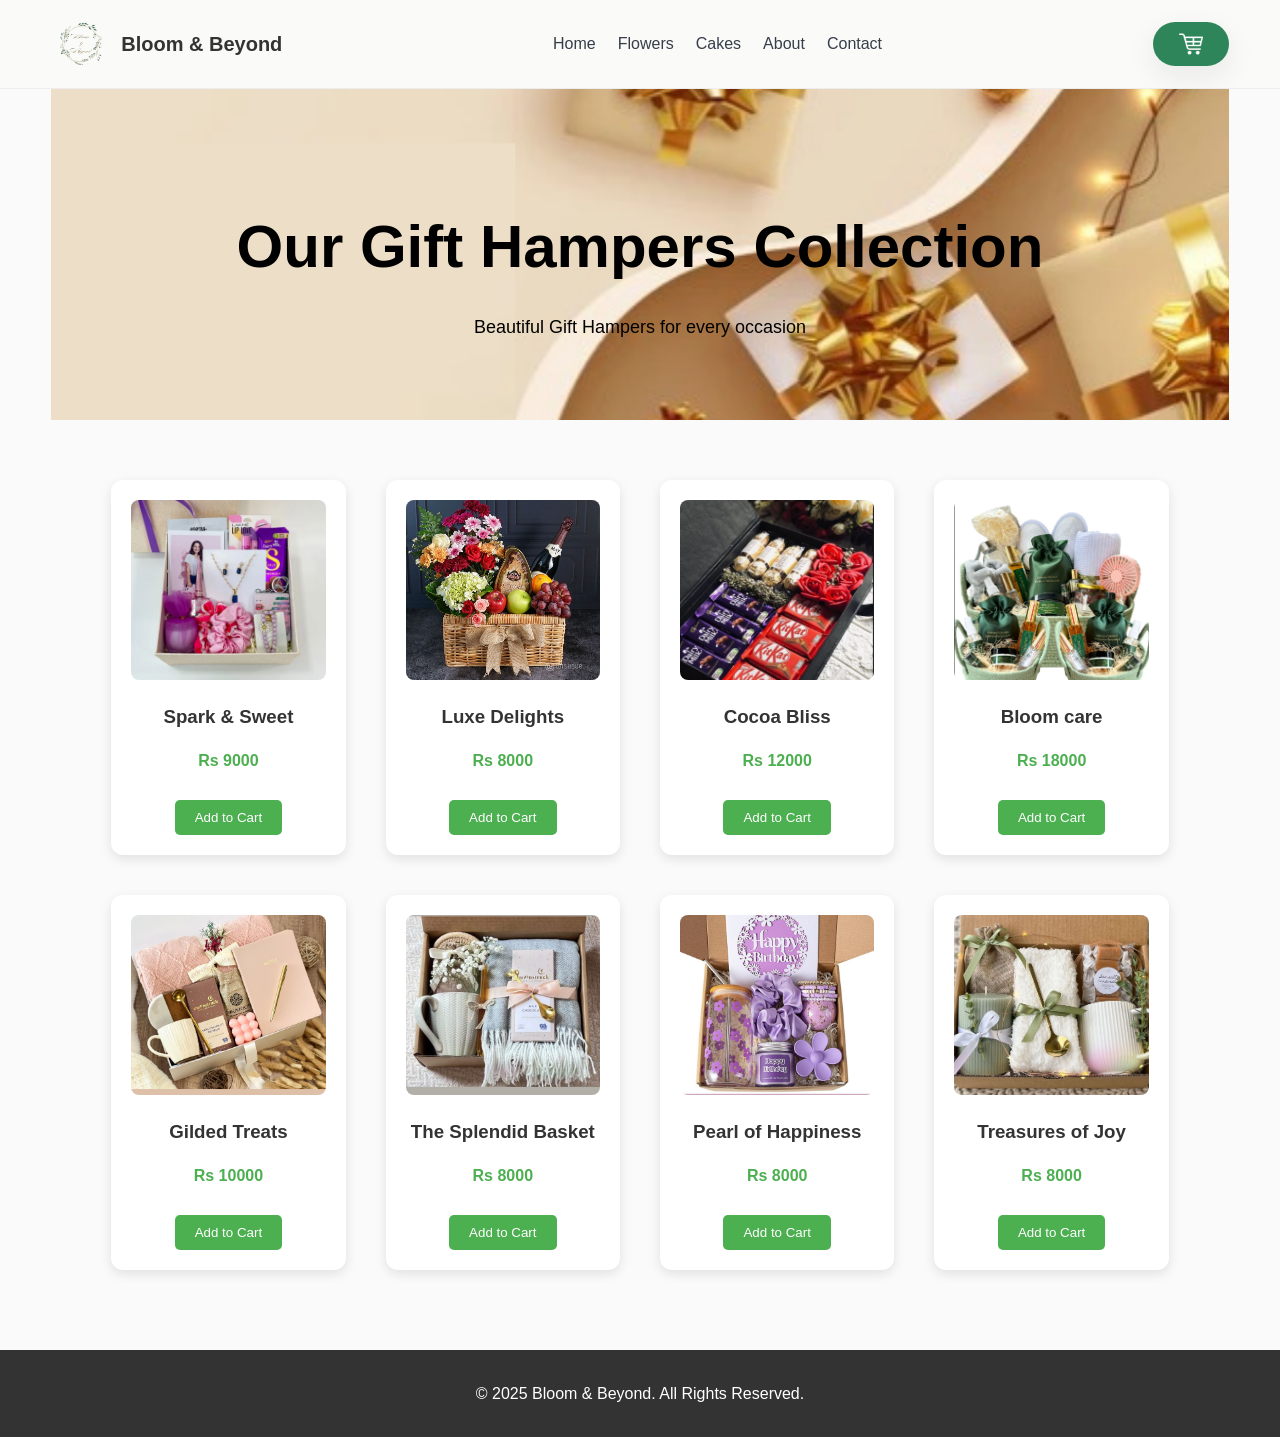
<file: GiftHampers.html>
<!DOCTYPE html>
<html lang="en">
<head>
  <meta charset="UTF-8">
  <meta name="viewport" content="width=device-width, initial-scale=1.0">
  <title>Flora Store | Gift Hampers</title>
  <link rel="stylesheet" href="index.css">
  <link rel="stylesheet" href="GiftHampers.css">
</head>
<body>
    <!-- Header -->
    <header>
      <div class="container nav">
        <a class="brand" href="#">
          <img src="Images/Beige Elegant and Beauty Flower Store Logo.png" alt="New Logo" style="width: 60px; height: 60px; border-radius:50%" />
          <span>Bloom & Beyond</span>
        </a>
        <nav aria-label="Main Navigation">
          <ul>
            <li><a href="index.html">Home</a></li>
            <li><a href="Flowers.html">Flowers</a></li>
            <li><a href="Cakes.html">Cakes</a></li>
            <li><a href="AboutUs.html">About</a></li>
            <li><a href="Contact.html">Contact</a></li>
          </ul>
        </nav>
          <div class="actions">
  <a href="Cart.html" class="btn" id="cartBtn" aria-label="Open Cart" style="display:inline-flex;align-items:center;gap:8px">
    <img src="Images/shopping-cart-white-icon.png" alt="Cart" style="width:24px; height:24px;">
  </a>
      </div>
    </header>

  <section class="shop-banner container">
    <h1>Our Gift Hampers Collection</h1>
    <p>Beautiful Gift Hampers for every occasion</p>
  </section>

  <section class="product-grid container">
    <div class="product-card">
      <img src="Images/gift new 2.jpg" alt="Spark & Sweet">
      <h3>Spark & Sweet</h3>
      <p>Rs 9000</p>
      <button class="add-to-cart" data-name="Spark & Sweet" data-price="Rs 9000">Add to Cart</button>
    </div>
    <div class="product-card">
      <img src="Images/IMG-20250831-WA0089.jpg" alt="Luxe Delights">
      <h3>Luxe Delights</h3>
      <p>Rs 8000</p>
      <button class="add-to-cart" data-name="Luxe Delights" data-price="Rs 8000">Add to Cart</button>
    </div>
    <div class="product-card">
      <img src="Images/gift new 1.jpg" alt="Cocoa Bliss">
      <h3>Cocoa Bliss</h3>
      <p>Rs 12000</p>
      <button class="add-to-cart" data-name="Cocoa Bliss" data-price="Rs 12000">Add to Cart</button>
    </div>
    <div class="product-card">
      <img src="Images/gift new 3.jpg" alt="Bloom care">
      <h3>Bloom care</h3>
      <p>Rs 18000</p>
      <button class="add-to-cart" data-name="Bloom care" data-price="Rs 18000">Add to Cart</button>
    </div>
    <div class="product-card">
      <img src="Images/IMG-20250831-WA0094.jpg" alt="Gilded Treats">
      <h3>Gilded Treats</h3>
      <p>Rs 10000</p>
      <button class="add-to-cart" data-name="Gilded Treats" data-price="Rs 10000">Add to Cart</button>
    </div>
    <div class="product-card">
      <img src="Images/IMG-20250831-WA0095.jpg" alt="The Splendid Basket">
      <h3>The Splendid Basket</h3>
      <p>Rs 8000</p>
      <button class="add-to-cart" data-name="The Splendid Basket" data-price="Rs 8000">Add to Cart</button>
    </div>
    <div class="product-card">
      <img src="Images/IMG-20250831-WA0096.jpg" alt="Pearl of Happiness">
      <h3>Pearl of Happiness</h3>
      <p>Rs 8000</p>
      <button class="add-to-cart" data-name="Pearl of Happiness" data-price="Rs 8000">Add to Cart</button>
    </div>
    <div class="product-card">
      <img src="Images/IMG-20250831-WA0097.jpg" alt="Treasures of Joy">
      <h3>Treasures of Joy</h3>
      <p>Rs 8000</p>
      <button class="add-to-cart" data-name="Treasures of Joy" data-price="Rs 8000">Add to Cart</button>
    </div>
  </section>

  <footer>
    <p>&copy; 2025 Bloom & Beyond. All Rights Reserved.</p>
  </footer>
  <script>
  // Debug: log number of product cards found
  console.log('GiftHampers - product cards:', document.querySelectorAll('.product-card').length);
    // Cart logic using localStorage
    function getCart() {
      return JSON.parse(localStorage.getItem('cart') || '[]');
    }
    function setCart(cart) {
      localStorage.setItem('cart', JSON.stringify(cart));
    }
    function cleanPrice(p) {
      if (typeof p === 'number') return p;
      if (!p) return 0;
      const cleaned = String(p).replace(/[^0-9.]/g, '');
      return cleaned ? Number(cleaned) : 0;
    }

    function addToCart(name, price) {
      let cart = getCart();
      const numericPrice = cleanPrice(price);
      const idx = cart.findIndex(item => item.name === name);
      if (idx > -1) {
        cart[idx].quantity += 1;
      } else {
        cart.push({ name, price: numericPrice, quantity: 1 });
      }
      setCart(cart);
      alert('Added to cart!');
    }
    document.querySelectorAll('.add-to-cart').forEach(btn => {
      btn.addEventListener('click', function() {
        addToCart(this.dataset.name, this.dataset.price);
      });
    });
  </script>
  </body>
</html>
</file>
<file: index.css>
:root {
  --bg: #faf9f7;
  --paper: #ffffff;
  --ink: #1f2937;
  --muted: #6b7280;
  --brand: #2f855a;
  --brand-strong: #276749;
  --accent: #d97706;
  --ring: rgba(47, 133, 90, 0.35);
  --shadow: 0 10px 30px rgba(31, 41, 55, 0.08);
  --radius: 16px;
}

* { box-sizing: border-box; }

html, body { height: 100%; margin: 0; padding: 0; }

body {
  font-family: 'Poppins', system-ui, -apple-system, Segoe UI, Roboto, Arial, sans-serif;
  color: var(--ink);
  background: var(--bg);
  line-height: 1.6;
}

a { color: inherit; text-decoration: none; }

.container { width: min(1200px, 92%); margin: 0 auto; }

/* Header */
header {
  position: sticky;
  top: 0;
  z-index: 50;
  backdrop-filter: saturate(1.2) blur(6px);
  background: rgba(250, 249, 247, 0.7);
  border-bottom: 1px solid rgba(31, 41, 55, 0.06);
}
.nav {
  display: flex;
  align-items: center;
  justify-content: space-between;
  padding: 14px 0;
}
.brand {
  display: flex;
  align-items: center;
  gap: 10px;
  font-weight: 700;
  font-size: 20px;
}
/* Ensure logo image is a consistent size site-wide */
.brand img,
.logo {
  width: 60px;
  height: 60px;
  border-radius: 50%;
  object-fit: cover;
  display: inline-block;
}

@media (max-width: 480px) {
  .brand img,
  .logo { width: 44px; height: 44px; }
}
.brand-badge {
  width: 36px;
  height: 36px;
  border-radius: 10px;
  background: linear-gradient(135deg, var(--brand), var(--brand-strong));
  display: grid;
  place-items: center;
  color: #fff;
  box-shadow: var(--shadow);
}
nav ul {
  display: flex;
  gap: 22px;
  list-style: none;
  margin: 0;
  padding: 0;
}
nav a { font-weight: 500; opacity: 0.9; }
nav a:hover { opacity: 1; }
.actions { display: flex; gap: 10px; align-items: center; }
.btn {
  display: inline-flex;
  align-items: center;
  justify-content: center;
  gap: 10px;
  padding: 10px 26px;
  border-radius: 999px;
  font-weight: 600;
  background: var(--brand);
  color: #ffffff;
  box-shadow: var(--shadow);
  border: none;
  cursor: pointer;
}
.btn:hover { background: var(--brand-strong); }
.btn-ghost {
  background: transparent;
  color: var(--ink);
  border: 1px solid rgba(31, 41, 55, 0.12);
}
.btn-ghost:hover {
  border-color: rgba(31, 41, 55, 0.22);
  background: #fff;
}

/* Hero */
.hero {
  display: grid;
  grid-template-columns: 1.2fr 1fr;
  gap: 40px;
  align-items: center;
  padding: 56px 0 20px;
}
.hero h1 {
  font-size: clamp(32px, 4vw, 48px);
  line-height: 1.15;
  margin: 0 0 12px;
}
.lead { color: var(--muted); margin: 0 0 22px; }
.hero-card {
  background: var(--paper);
  border-radius: var(--radius);
  padding: 14px;
  box-shadow: var(--shadow);
}
.hero img { width: 100%; height: 420px; object-fit: cover; border-radius: 12px; }
.stats { display: flex; gap: 26px; margin-top: 18px; flex-wrap: wrap; }
.stat { background: #fff; border-radius: 12px; padding: 12px 16px; box-shadow: var(--shadow); }
.stat b { font-size: 20px; }

/* Sections */
section { padding: 46px 0; }
.section-head { display: flex; align-items: end; justify-content: space-between; margin-bottom: 20px; }
.section-head h2 { margin: 0; font-size: 28px; }
.section-head p { margin: 6px 0 0; color: var(--muted); }

/* Cards */
.grid {
  display: grid;
  grid-template-columns: repeat(12, 1fr);
  gap: 18px;
}
.card {
  grid-column: span 3;
  background: var(--paper);
  border-radius: var(--radius);
  box-shadow: var(--shadow);
  overflow: hidden;
  display: flex;
  flex-direction: column;
}
.card img { width: 100%; height: 180px; object-fit: cover; }
.card .body { padding: 14px; display: grid; gap: 8px; }
.price { font-weight: 700; }
.pill {
  display: inline-block;
  padding: 6px 10px;
  border-radius: 999px;
  background: rgba(47, 133, 90, 0.12);
  color: var(--brand-strong);
  font-weight: 600;
  font-size: 12px;
}



/* Banner */
.banner {
  display: grid;
  grid-template-columns: 1fr 1fr;
  gap: 20px;
  background: linear-gradient(135deg, #e6f4ea, #f9fafb);
  border-radius: var(--radius);
  padding: 20px;
  align-items: center;
}
.banner img { width: 100%; height: 240px; object-fit: cover; border-radius: 12px; }

/* Newsletter */
.newsletter {
  background: #fff;
  border-radius: var(--radius);
  box-shadow: var(--shadow);
  padding: 22px;
  display: grid;
  gap: 12px;
}
.field {
  display: flex;
  gap: 10px;
  background: #f3f4f6;
  border-radius: 999px;
  padding: 6px;
}
.field input {
  flex: 1;
  border: 0;
  background: transparent;
  outline: none;
  padding: 12px 14px;
  font-size: 16px;
}

/* Footer */
footer {
  margin-top: 40px;
  background: #0f172a;
  color: #e5e7eb;
}
.foot {
  display: grid;
  grid-template-columns: 2fr 1fr 1fr 1fr;
  gap: 24px;
  padding: 32px 0;
}
.foot h3 { margin-top: 0; }
.foot p { color: #94a3b8; }
.copyright { text-align: center; padding: 14px 0; border-top: 1px solid rgba(255,255,255,0.08); color: #94a3b8; }

/* Responsive */
@media (max-width: 992px) {
  .hero { grid-template-columns: 1fr; }
  .grid .card { grid-column: span 6; }
  .category { grid-column: span 6; }
  .foot { grid-template-columns: 1fr 1fr; }
}
@media (max-width: 640px) {
  .grid .card { grid-column: span 12; }
  .category { grid-column: span 12; }
  .banner { grid-template-columns: 1fr; }
  nav ul { display: none; }
}

/* Accessibility */
.btn:focus, input:focus { outline: 3px solid var(--ring); outline-offset: 2px; }
</file>
<file: AboutUs.css>
body {
  margin: 0;
  font-family: inherit; /* inherit site font from Main.css for a modern look */
  background: #fafafa;
  color: #333;
}


.about-banner {
  text-align: center;
  padding: 60px 20px;
  background: url('Images/About\ us.jpg') center/cover no-repeat;
  color: #000000;
}

.about-banner h1 {
  font-size: 60px;
  margin-bottom: 10px;
}

.about-banner p {
  font-size: 18px;
}

.about-content {
  display: flex;
  flex-wrap: wrap;
  padding: 50px;
  gap: 40px;
  align-items: center;
  background: #fff;
}

.about-text {
  flex: 1;
  min-width: 300px;
}

.about-text h2 {
  margin-top: 20px;
  color: #4CAF50;
}

.about-text p {
  line-height: 1.6;
  margin-top: 10px;
}

.about-image {
  flex: 1;
  min-width: 300px;
}

.about-image img {
  width: 100%;
  border-radius: 12px;
  box-shadow: 0 4px 12px rgba(0,0,0,0.2);
}

.team {
  background: #f4f4f4;
  padding: 50px 20px;
  text-align: center;
}

.team h2 {
  margin-bottom: 40px;
  color: #4CAF50;
}

.team-members {
  display: flex;
  flex-wrap: wrap;
  justify-content: center;
  gap: 30px;
}

.member {
  background: #fff;
  padding: 20px;
  border-radius: 12px;
  width: 220px;
  box-shadow: 0 4px 12px rgba(0,0,0,0.1);
  transition: transform 0.3s ease;
}

.member:hover {
  transform: translateY(-8px);
}

.member img {
  width: 100%;
  border-radius: 50%;
  height: 200px;
  object-fit: cover;
}

.member h3 {
  margin-top: 15px;
  color: #333;
}

.member p {
  color: #777;
  font-size: 14px;
}

footer {
  background: #333;
  color: #fff;
  text-align: center;
  padding: 15px 0;
  margin-top: 20px;
}

nav a {
  font-weight: 500;
  opacity: 0.9;
  text-decoration: none !important; /* force remove underline */
  color: var(--ink);
}
</file>
<file: Cakes.css>
body {
  margin: 0;
  font-family: Arial, sans-serif;
  background: #fafafa;
  color: #333;
}

/* Header */
header {
  position: sticky;
  top: 0;
  z-index: 50;
  backdrop-filter: saturate(1.2) blur(6px);
  background: rgba(250, 249, 247, 0.7);
  border-bottom: 1px solid rgba(31, 41, 55, 0.06);
}
.nav {
  display: flex;
  align-items: center;
  justify-content: space-between;
  padding: 14px 0;
}
.brand {
  display: flex;
  align-items: center;
  gap: 10px;
  font-weight: 700;
  font-size: 20px;
}
.brand-badge {
  width: 36px;
  height: 36px;
  border-radius: 10px;
  background: linear-gradient(135deg, var(--brand), var(--brand-strong));
  display: grid;
  place-items: center;
  color: #fff;
  box-shadow: var(--shadow);
}
nav ul {
  display: flex;
  gap: 22px;
  list-style: none;
  margin: 0;
  padding: 0;
}
nav a { font-weight: 500; opacity: 0.9; }
nav a:hover { opacity: 1; }
.actions { display: flex; gap: 10px; align-items: center; }

.shop-banner {
  text-align: center;
  padding: 60px 20px;
  background: url('Images/Cakes\ new\ new.png') center/cover no-repeat;
  color: #000000;
}

.shop-banner h1 {
  font-size: 60px;
  margin-bottom: 10px;
}

.shop-banner p {
  font-size: 18px;
}

.product-grid {
  display: grid;
  grid-template-columns: repeat(4, 1fr);
  gap: 40px;
  padding: 60px;
}

.product-card {
  background: #fff;
  border-radius: 12px;
  box-shadow: 0 4px 12px rgba(0,0,0,0.1);
  padding: 20px;
  text-align: center;
  transition: transform 0.3s ease;
}

.product-card:hover {
  transform: translateY(-5px);
}

.product-card img {
  width: 100%;
  height: 180px;
  object-fit: cover;
  border-radius: 8px;
}

.product-card h3 {
  margin: 15px 0 10px;
}

.product-card p {
  color: #4CAF50;
  font-weight: bold;
  font-size: 16px;
}

.product-card button {
  padding: 10px 20px;
  border: none;
  background: #4CAF50;
  color: #fff;
  border-radius: 5px;
  cursor: pointer;
  margin-top: 10px;
}

.product-card button:hover {
  background: #45a049;
}

footer {
  background: #333;
  color: #fff;
  text-align: center;
  padding: 15px 0;
  margin-top: 20px;
}

nav a {
  font-weight: 500;
  opacity: 0.9;
  text-decoration: none !important; /* force remove underline */
  color: var(--ink);
}
</file>
<file: Cart.css>
/* General Styles */
body {
  font-family: Arial, sans-serif;
  margin: 0;
  padding: 0;
  background: #fafafa;
  color: #333;
}

/* Header */
header {
  position: sticky;
  top: 0;
  z-index: 50;
  backdrop-filter: saturate(1.2) blur(6px);
  background: rgba(250, 249, 247, 0.7);
  border-bottom: 1px solid rgba(31, 41, 55, 0.06);
}
.nav {
  display: flex;
  align-items: center;
  justify-content: space-between;
  padding: 14px 0;
}
.brand {
  display: flex;
  align-items: center;
  gap: 10px;
  font-weight: 700;
  font-size: 20px;
}
.brand img,
.logo {
  width: 60px;
  height: 60px;
  border-radius: 50%;
  object-fit: cover;
  display: inline-block;
}

@media (max-width: 480px) {
  .brand img,
  .logo {
    width: 44px;
    height: 44px;
  }
}
.brand-badge {
  width: 36px;
  height: 36px;
  border-radius: 10px;
  background: linear-gradient(135deg, var(--brand), var(--brand-strong));
  display: grid;
  place-items: center;
  color: #fff;
  box-shadow: var(--shadow);
}
nav ul {
  display: flex;
  gap: 22px;
  list-style: none;
  margin: 0;
  padding: 0;
}
nav a { font-weight: 500; opacity: 0.9; }
nav a:hover { opacity: 1; }

/* Cart */
.cart-container {
  max-width: 900px;
  margin: 30px auto;
  padding: 20px;
  background: white;
  border-radius: 10px;
  box-shadow: 0 4px 10px rgba(0,0,0,0.1);
}
.cart-container h1 {
  text-align: center;
  margin-bottom: 20px;
}
.cart-table {
  width: 100%;
  border-collapse: collapse;
  margin-bottom: 20px;
}
.cart-table th, .cart-table td {
  border: 1px solid #ddd;
  padding: 12px;
  text-align: center;
}
.quantity-btn {
  background: var(--brand);
  color: #fff;
  border: none;
  padding: 5px 10px;
  margin: 0 5px;
  border-radius: 5px;
  cursor: pointer;
}
.quantity-btn:hover {
  background: var(--brand-strong);
}
.remove-btn {
  background: #e53e3e; /* prominent red for remove */
  color: white;
  border: none;
  padding: 6px 12px;
  border-radius: 5px;
  cursor: pointer;
}
.remove-btn:hover {
  background: #c53030;
}

/* Summary */
.cart-summary {
  text-align: right;
  padding: 20px;
  border-top: 2px solid #ddd;
}
.checkout-btn {
  background: var(--brand);
  color: #fff;
  padding: 12px 25px;
  border: none;
  border-radius: 5px;
  cursor: pointer;
  font-size: 16px;
}
.checkout-btn:hover {
  background: var(--brand-strong);
}

/* Footer */
footer {
  background: #333;
  color: #fff;
  text-align: center;
  padding: 15px 0;
  margin-top: 20px;
}
</file>
<file: Contact.css>
body {
  margin: 0;
  font-family: inherit; /* use the modern site font from Main.css */
  background: #fafafa;
  color: #333;
}

.contact-banner {
  text-align: center;
  padding: 60px 20px;
  background: url('Images/contact.avif') center/cover no-repeat;
  color: #000000;
}

.contact-banner h1 {
  font-size: 60px;
  margin-bottom: 10px;
}

.contact-banner p {
  font-size: 18px;
}

.contact-content {
  display: flex;
  flex-wrap: wrap;
  padding: 50px;
  gap: 40px;
  background: #fff;
}

.contact-form {
  flex: 1;
  min-width: 300px;
}

.contact-form h2 {
  color: #4CAF50;
  margin-bottom: 20px;
}

.contact-form form {
  display: flex;
  flex-direction: column;
  gap: 15px;
}

.contact-form input,
.contact-form textarea {
  padding: 12px;
  border: 1px solid #ccc;
  border-radius: 8px;
  font-size: 16px;
}

.contact-form button {
  background: #4CAF50;
  color: #fff;
  border: none;
  padding: 14px;
  font-size: 16px;
  border-radius: 8px;
  cursor: pointer;
  transition: background 0.3s ease;
}

.contact-form button:hover {
  background: #45a049;
}

.contact-info {
  flex: 1;
  min-width: 300px;
}

.contact-info h2 {
  color: #4CAF50;
  margin-bottom: 20px;
}

.contact-info p {
  line-height: 1.6;
  margin-bottom: 15px;
}

.map iframe {
  border-radius: 12px;
  box-shadow: 0 4px 12px rgba(0,0,0,0.2);
}

footer {
  background: #333;
  color: #fff;
  text-align: center;
  padding: 15px 0;
  margin-top: 20px;
}

nav a {
  font-weight: 500;
  opacity: 0.9;
  text-decoration: none !important; /* force remove underline */
  color: var(--ink);
}
</file>
<file: Flowers.css>
body {
  margin: 0;
  font-family: Arial, sans-serif;
  background: #fafafa;
  color: #333;
}

/* Header */
header {
  position: sticky;
  top: 0;
  z-index: 50;
  backdrop-filter: saturate(1.2) blur(6px);
  background: rgba(250, 249, 247, 0.7);
  border-bottom: 1px solid rgba(31, 41, 55, 0.06);
}
.nav {
  display: flex;
  align-items: center;
  justify-content: space-between;
  padding: 14px 0;
}
.brand {
  display: flex;
  align-items: center;
  gap: 10px;
  font-weight: 700;
  font-size: 20px;
}
.brand-badge {
  width: 36px;
  height: 36px;
  border-radius: 10px;
  background: linear-gradient(135deg, var(--brand), var(--brand-strong));
  display: grid;
  place-items: center;
  color: #fff;
  box-shadow: var(--shadow);
}
nav ul {
  display: flex;
  gap: 22px;
  list-style: none;
  margin: 0;
  padding: 0;
}
nav a { font-weight: 500; opacity: 0.9; }
nav a:hover { opacity: 1; }
.actions { display: flex; gap: 10px; align-items: center; }

.shop-banner {
  text-align: center;
  padding: 60px 20px;
  background: url('Images/flowerrr\ baneer.png') center/cover no-repeat;
  color: #000000;
}

.shop-banner h1 {
  font-size: 60px;
  margin-bottom: 10px;
}

.shop-banner p {
  font-size: 20px;
}

.product-grid {
  display: grid;
  grid-template-columns: repeat(4, 1fr);
  gap: 40px;
  padding: 60px;
}

.product-card {
  background: #ffffff;
  border-radius: 12px;
  box-shadow: 0 4px 12px rgba(0,0,0,0.1);
  padding: 20px;
  text-align: center;
  transition: transform 0.3s ease;
}

.product-card:hover {
  transform: translateY(-5px);
}

.product-card img {
  width: 100%;
  height: 180px;
  object-fit: cover;
  border-radius: 8px;
}

.product-card h3 {
  margin: 15px 0 10px;
}

.product-card p {
  color: #4CAF50;
  font-weight: bold;
  font-size: 16px;
}

.product-card button {
  padding: 10px 20px;
  border: none;
  background: #4CAF50;
  color: #fff;
  border-radius: 5px;
  cursor: pointer;
  margin-top: 10px;
}

.product-card button:hover {
  background: #45a049;
}

footer {
  background: #333;
  color: #fff;
  text-align: center;
  padding: 15px 0;
  margin-top: 20px;
}

nav a {
  font-weight: 500;
  opacity: 0.9;
  text-decoration: none !important; /* force remove underline */
  color: var(--ink);
}
</file>
<file: GiftHampers.css>
body {
  margin: 0;
  font-family: Arial, sans-serif;
  background: #fafafa;
  color: #333;
}

/* Header */
header {
  position: sticky;
  top: 0;
  z-index: 50;
  backdrop-filter: saturate(1.2) blur(6px);
  background: rgba(250, 249, 247, 0.7);
  border-bottom: 1px solid rgba(31, 41, 55, 0.06);
}
.nav {
  display: flex;
  align-items: center;
  justify-content: space-between;
  padding: 14px 0;
}
.brand {
  display: flex;
  align-items: center;
  gap: 10px;
  font-weight: 700;
  font-size: 20px;
}
.brand-badge {
  width: 36px;
  height: 36px;
  border-radius: 10px;
  background: linear-gradient(135deg, var(--brand), var(--brand-strong));
  display: grid;
  place-items: center;
  color: #fff;
  box-shadow: var(--shadow);
}
nav ul {
  display: flex;
  gap: 22px;
  list-style: none;
  margin: 0;
  padding: 0;
}
nav a { font-weight: 500; opacity: 0.9; }
nav a:hover { opacity: 1; }
.actions { display: flex; gap: 10px; align-items: center; }


.shop-banner {
  text-align: center;
  padding: 60px 20px;
  background: url('Images/Gift\ banner.png') center/cover no-repeat;
  color: #000000;
}

.shop-banner h1 {
  font-size: 60px;
  margin-bottom: 10px;
}

.shop-banner p {
  font-size: 18px;
}


.qty-controls {
  display: flex;
  gap: 6px;
  align-items: center;
}

.qty-controls button {
  width: 28px;
  height: 28px;
  border-radius: 50%;
  border: 1px solid rgba(31,41,55,0.15);
  background: #fff;
  font-weight: 700;
  cursor: pointer;
  transition: background 0.2s;
}

.qty-controls button:hover {
  background: var(--brand);
  color: #fff;
}

.cart-summary {
  margin-top: 24px;
  display: flex;
  justify-content: space-between;
  align-items: center;
  font-size: 18px;
  font-weight: 600;
}

.cart-actions {
  margin-top: 20px;
  display: flex;
  justify-content: flex-end;
  gap: 12px;
}

.cart-actions .btn {
  padding: 12px 20px;
  border-radius: 999px;
  font-size: 16px;
}


.product-grid {
  display: grid;
  grid-template-columns: repeat(4, 1fr);
  gap: 40px;
  padding: 60px;
}

.product-card {
  background: #fff;
  border-radius: 12px;
  box-shadow: 0 4px 12px rgba(0,0,0,0.1);
  padding: 20px;
  text-align: center;
  transition: transform 0.3s ease;
}

.product-card:hover {
  transform: translateY(-5px);
}

.product-card img {
  width: 100%;
  height: 180px;
  object-fit: cover;
  border-radius: 8px;
}

.product-card h3 {
  margin: 15px 0 10px;
}

.product-card p {
  color: #4CAF50;
  font-weight: bold;
  font-size: 16px;
}

.product-card button {
  padding: 10px 20px;
  border: none;
  background: #4CAF50;
  color: #fff;
  border-radius: 5px;
  cursor: pointer;
  margin-top: 10px;
}

.product-card button:hover {
  background: #45a049;
}

footer {
  background: #333;
  color: #fff;
  text-align: center;
  padding: 15px 0;
  margin-top: 20px;
}

nav a {
  font-weight: 500;
  opacity: 0.9;
  text-decoration: none !important; /* force remove underline */
  color: var(--ink);
}
</file>
